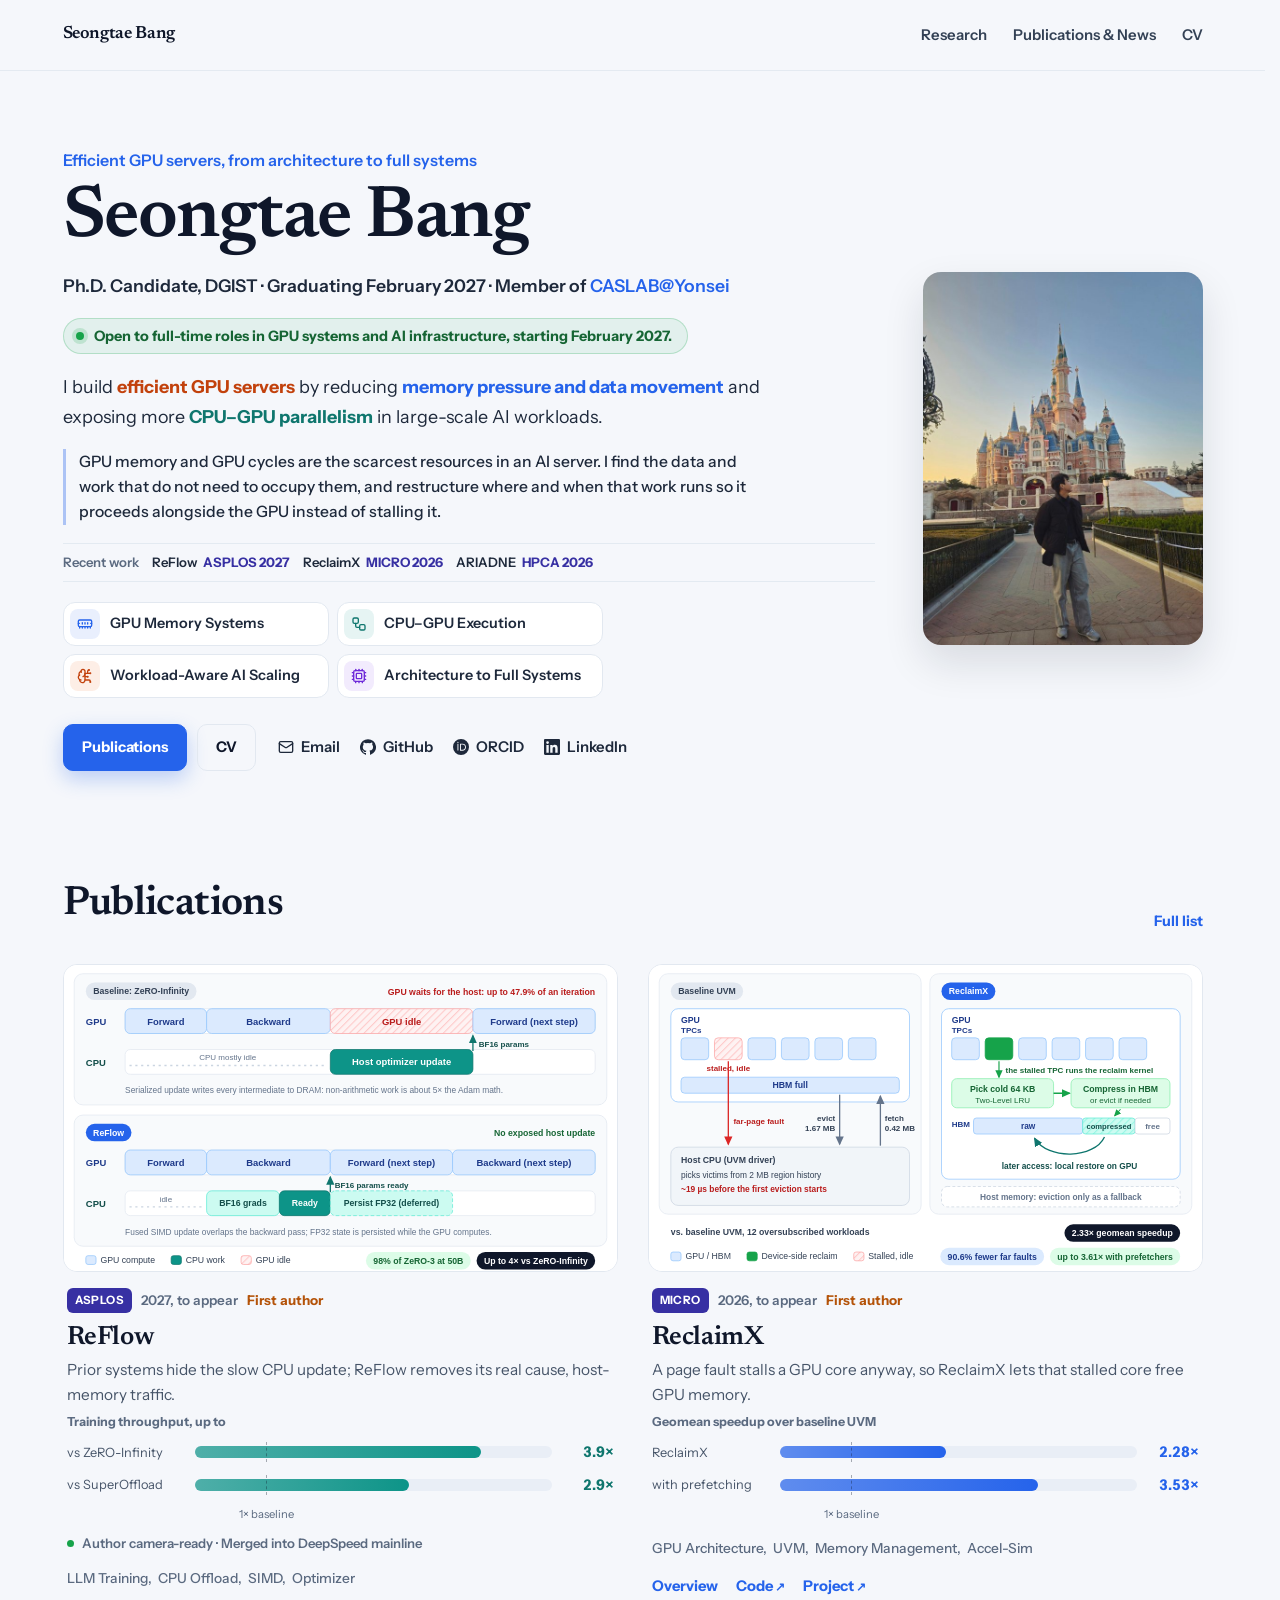
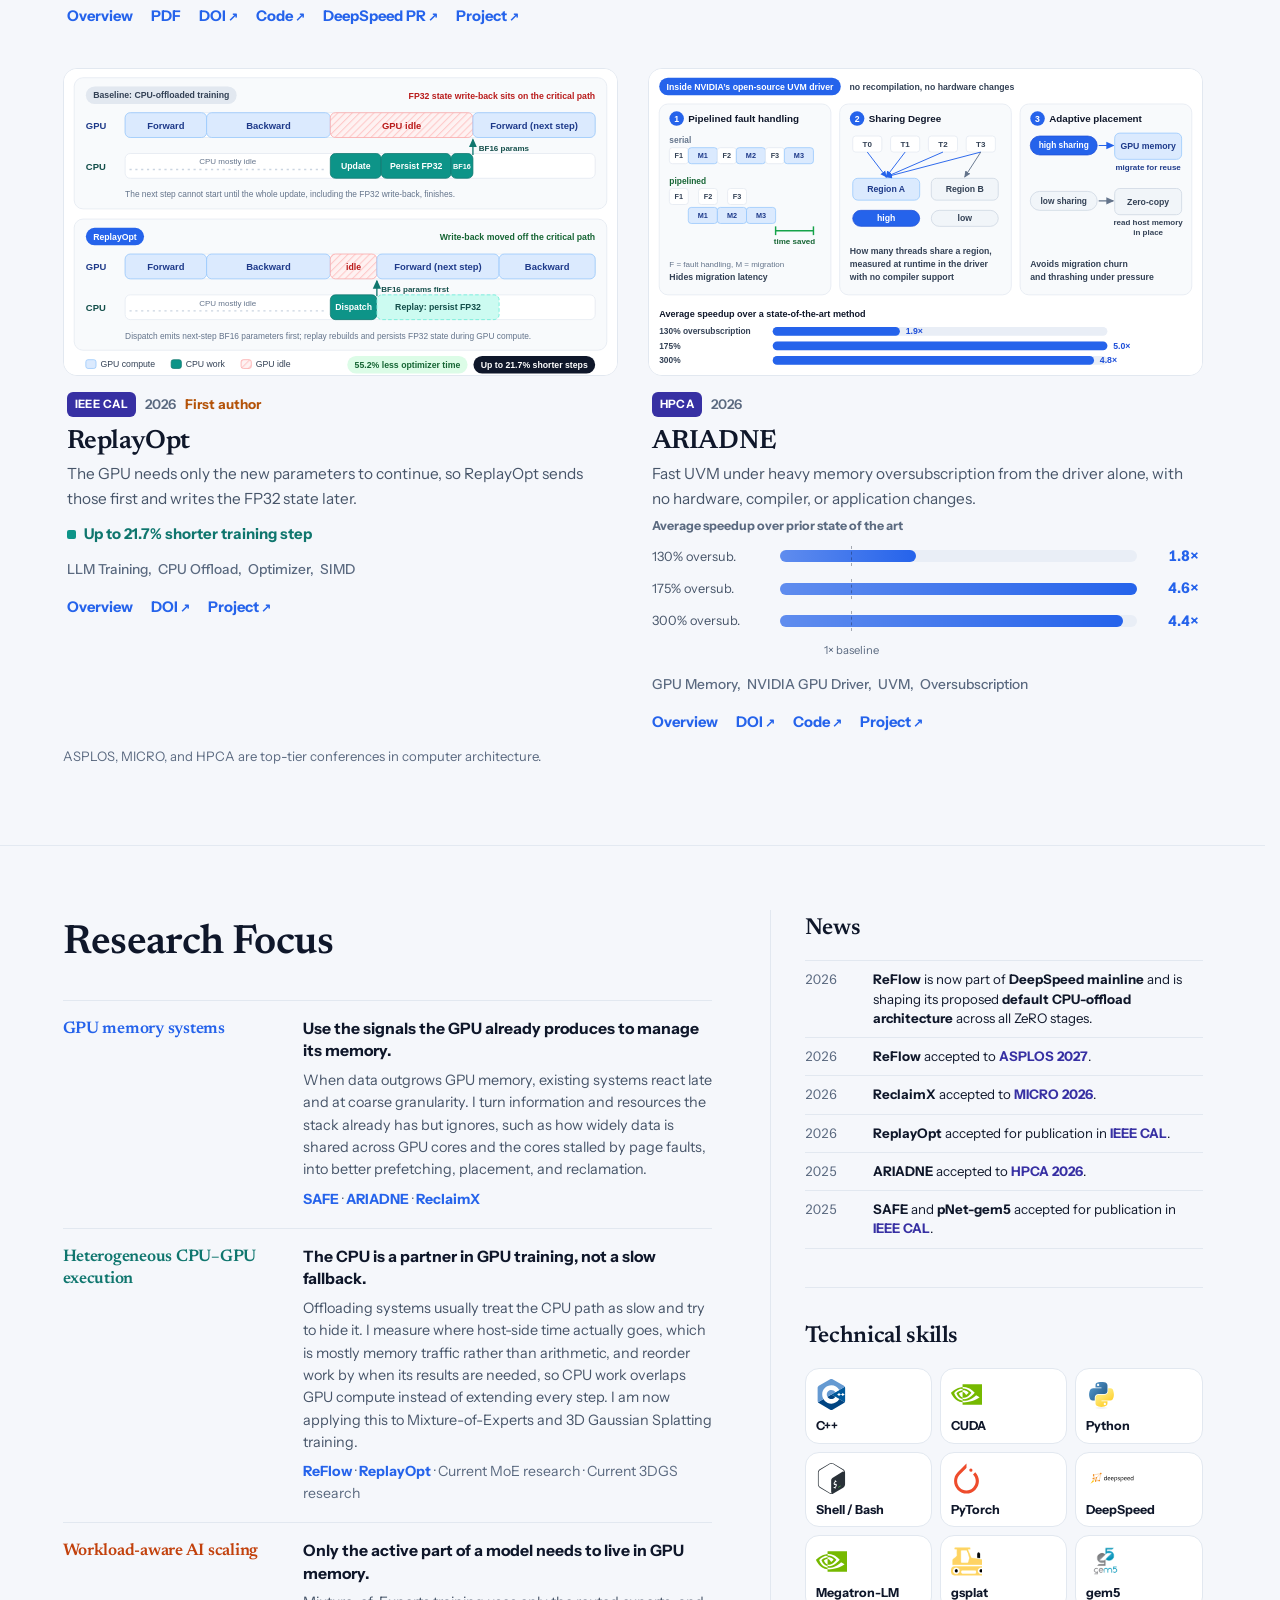
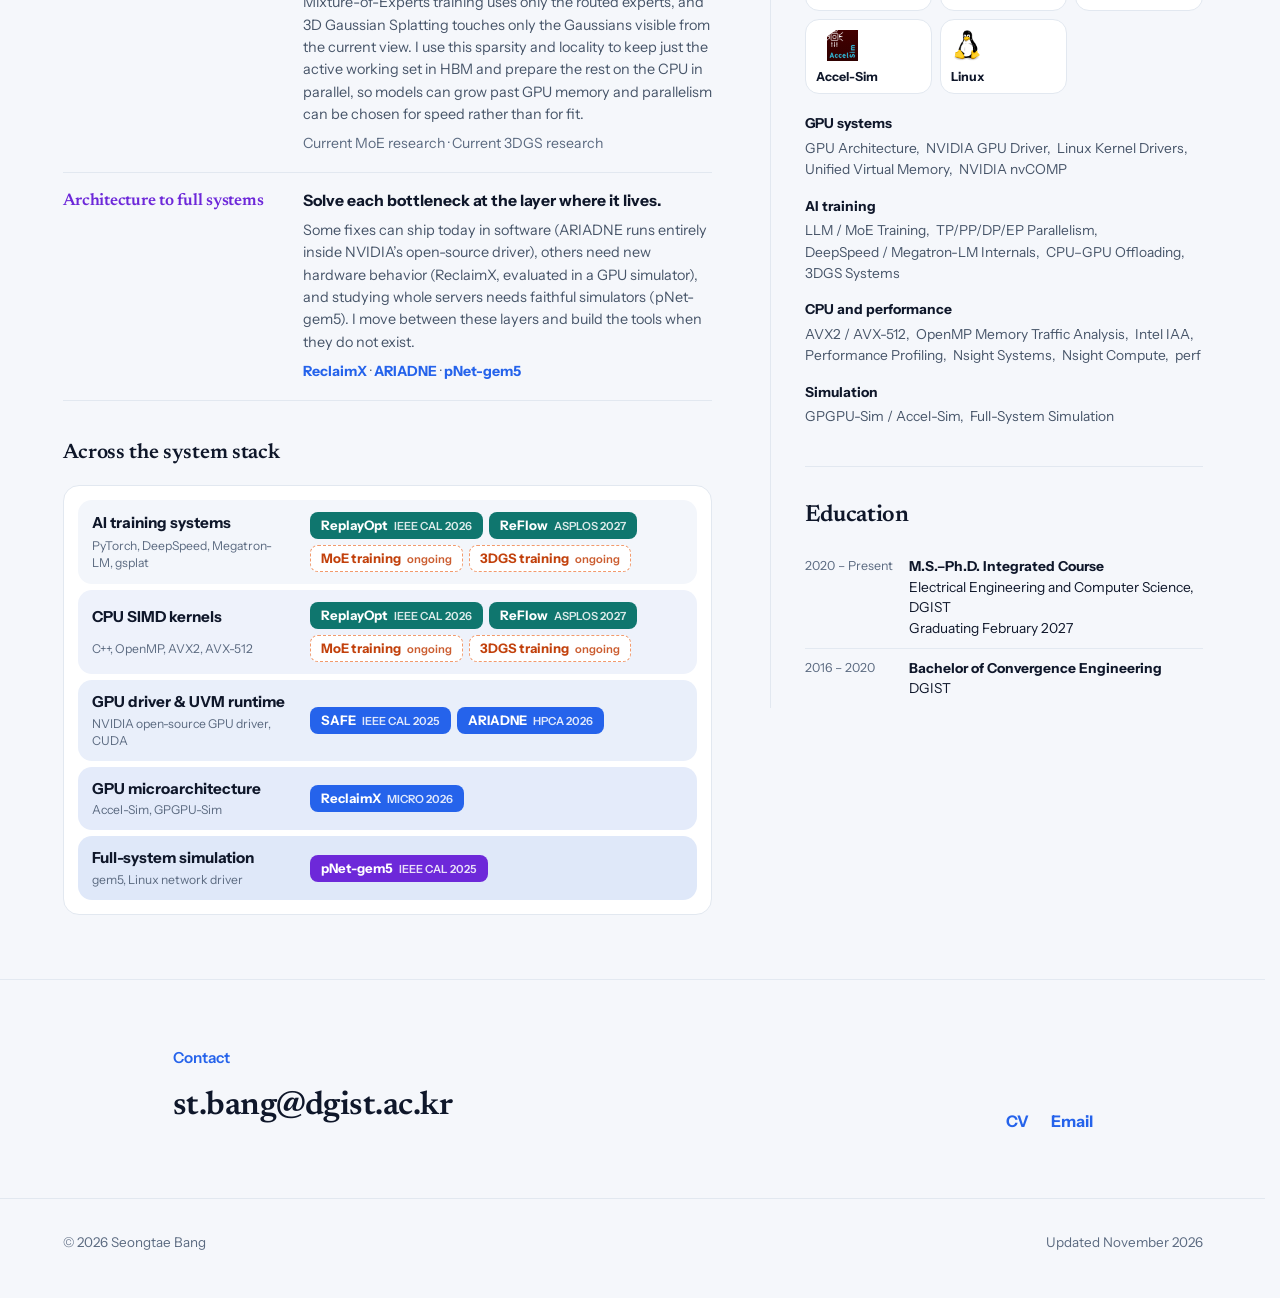
<file: index.html>
<!doctype html>
<html lang="en">
<head>
  <meta charset="utf-8">
  <meta name="viewport" content="width=device-width, initial-scale=1">
  <title>Seongtae Bang | GPU Systems &amp; AI Infrastructure</title>
  <meta name="description" content="Seongtae Bang is a Ph.D. candidate at DGIST (graduating February 2027) who builds efficient GPU servers for large AI workloads: GPU memory oversubscription (UVM), CPU-offloaded LLM training, and GPU architecture.">
  <link rel="canonical" href="https://st-bang97.github.io/">
  <meta property="og:type" content="profile">
  <meta property="og:site_name" content="Seongtae Bang">
  <meta property="og:title" content="Seongtae Bang | GPU Systems &amp; AI Infrastructure">
  <meta property="og:description" content="Ph.D. candidate at DGIST building efficient GPU servers (ASPLOS 2027, MICRO 2026, HPCA 2026). Open to full-time roles in GPU systems and AI infrastructure, starting February 2027.">
  <meta property="og:url" content="https://st-bang97.github.io/">
  <meta property="og:image" content="https://st-bang97.github.io/assets/images/og-card.png">
  <meta property="og:image:width" content="1200">
  <meta property="og:image:height" content="630">
  <meta property="og:image:alt" content="Seongtae Bang, Ph.D. candidate at DGIST, with recent papers at ASPLOS 2027, MICRO 2026, and HPCA 2026.">
  <meta name="twitter:card" content="summary_large_image">
  <link rel="icon" href="assets/images/favicon.svg" type="image/svg+xml">
  <link rel="preload" href="assets/fonts/instrument-sans-latin-400-normal.woff2" as="font" type="font/woff2" crossorigin>
  <link rel="preload" href="assets/fonts/newsreader-latin-600-normal.woff2" as="font" type="font/woff2" crossorigin>
  <link rel="stylesheet" href="assets/css/site.css">
  <script type="application/ld+json">
  {
    "@context": "https://schema.org",
    "@type": "Person",
    "name": "Seongtae Bang",
    "url": "https://st-bang97.github.io/",
    "image": "https://st-bang97.github.io/assets/images/profile.jpg",
    "email": "mailto:st.bang@dgist.ac.kr",
    "jobTitle": "Ph.D. Candidate",
    "affiliation": { "@type": "CollegeOrUniversity", "name": "DGIST" },
    "knowsAbout": ["GPU memory systems", "Unified Virtual Memory", "CPU-offloaded LLM training", "DeepSpeed", "Megatron-LM", "Mixture-of-Experts training", "GPU architecture", "Nsight Systems", "Nsight Compute", "Full-system simulation"],
    "sameAs": ["https://github.com/st-bang97", "https://www.linkedin.com/in/stbang/", "https://orcid.org/0000-0002-2928-1403"]
  }
  </script>
</head>
<body>
<a class="skip" href="#main">Skip to content</a>

<header class="site-header">
  <div class="container header-inner">
    <a class="brand" href="index.html">Seongtae Bang</a>
    <nav class="site-nav" aria-label="Primary">
      <a href="#research">Research</a>
      <a href="publications.html">Publications &amp; News</a>
      <a href="assets/cv/seongtae-bang-cv.pdf">CV</a>
    </nav>
  </div>
</header>

<main id="main">
  <section class="hero" aria-labelledby="name">
    <div class="container hero-grid">
      <div>
        <p class="eyebrow">Efficient GPU servers, from architecture to full systems</p>
        <h1 id="name">Seongtae Bang</h1>
        <p class="hero-role">Ph.D. Candidate, DGIST · Graduating February 2027 · Member of <a href="https://caslab-yonsei.github.io/" target="_blank" rel="noopener">CASLAB@Yonsei</a></p>
        <p class="availability"><span class="availability-dot" aria-hidden="true"></span>Open to full-time roles in GPU systems and AI infrastructure, starting February 2027.</p>
        <p class="lead">I build <span class="accent-training">efficient GPU servers</span> by reducing <span class="accent-memory">memory pressure and data movement</span> and exposing more <span class="accent-execution">CPU–GPU parallelism</span> in large-scale AI workloads.</p>
        <p class="intro-note">GPU memory and GPU cycles are the scarcest resources in an AI server. I find the data and work that do not need to occupy them, and restructure where and when that work runs so it proceeds alongside the GPU instead of stalling it.</p>
        <div class="hero-highlights" aria-label="Recent selected publications">
          <span class="hero-highlights-label">Recent work</span>
          <a href="publications.html#reflow">ReFlow <span class="venue-inline">ASPLOS 2027</span></a>
          <a href="publications.html#reclaimx">ReclaimX <span class="venue-inline">MICRO 2026</span></a>
          <a href="publications.html#ariadne">ARIADNE <span class="venue-inline">HPCA 2026</span></a>
        </div>
        <ul class="signals" aria-label="Research areas">
          <li><a class="signal t-memory" href="#focus-memory"><span class="signal-icon" aria-hidden="true"><svg viewBox="0 0 24 24" fill="none" stroke="currentColor" stroke-width="2" stroke-linecap="round" stroke-linejoin="round"><path d="M12 12v-2"/><path d="M12 18v-2"/><path d="M16 12v-2"/><path d="M16 18v-2"/><path d="M2 11h1.5"/><path d="M20 18v-2"/><path d="M20.5 11H22"/><path d="M4 18v-2"/><path d="M8 12v-2"/><path d="M8 18v-2"/><rect x="2" y="6" width="20" height="10" rx="2"/></svg></span>GPU Memory Systems</a></li>
          <li><a class="signal t-execution" href="#focus-execution"><span class="signal-icon" aria-hidden="true"><svg viewBox="0 0 24 24" fill="none" stroke="currentColor" stroke-width="2" stroke-linecap="round" stroke-linejoin="round"><rect width="8" height="8" x="3" y="3" rx="2"/><path d="M7 11v4a2 2 0 0 0 2 2h4"/><rect width="8" height="8" x="13" y="13" rx="2"/></svg></span>CPU–GPU Execution</a></li>
          <li><a class="signal t-training" href="#focus-training"><span class="signal-icon" aria-hidden="true"><svg viewBox="0 0 24 24" fill="none" stroke="currentColor" stroke-width="2" stroke-linecap="round" stroke-linejoin="round"><path d="M12 5a3 3 0 1 0-5.997.125 4 4 0 0 0-2.526 5.77 4 4 0 0 0 .556 6.588A4 4 0 1 0 12 18Z"/><path d="M9 13a4.5 4.5 0 0 0 3-4"/><path d="M6.003 5.125A3 3 0 0 0 6.401 6.5"/><path d="M3.477 10.896a4 4 0 0 1 .585-.396"/><path d="M6 18a4 4 0 0 1-1.967-.516"/><path d="M12 13h4"/><path d="M12 18h6a2 2 0 0 1 2 2v1"/><path d="M12 8h8"/><path d="M16 8V5a2 2 0 0 1 2-2"/><circle cx="16" cy="13" r=".5"/><circle cx="18" cy="3" r=".5"/><circle cx="20" cy="21" r=".5"/><circle cx="20" cy="8" r=".5"/></svg></span>Workload-Aware AI Scaling</a></li>
          <li><a class="signal t-arch" href="#focus-arch"><span class="signal-icon" aria-hidden="true"><svg viewBox="0 0 24 24" fill="none" stroke="currentColor" stroke-width="2" stroke-linecap="round" stroke-linejoin="round"><path d="M12 20v2"/><path d="M12 2v2"/><path d="M17 20v2"/><path d="M17 2v2"/><path d="M2 12h2"/><path d="M2 17h2"/><path d="M2 7h2"/><path d="M20 12h2"/><path d="M20 17h2"/><path d="M20 7h2"/><path d="M7 20v2"/><path d="M7 2v2"/><rect x="4" y="4" width="16" height="16" rx="2"/><rect x="8" y="8" width="8" height="8" rx="1"/></svg></span>Architecture to Full Systems</a></li>
        </ul>
        <div class="link-row">
          <a class="button primary" href="publications.html">Publications</a>
          <a class="button" href="assets/cv/seongtae-bang-cv.pdf">CV</a>
          <!-- <a class="button" href="https://scholar.google.com/citations?user=YOUR_ID" target="_blank" rel="noopener">Google Scholar</a> -->
          <span class="profile-links">
            <a href="mailto:st.bang@dgist.ac.kr"><svg viewBox="0 0 24 24" fill="none" stroke="currentColor" stroke-width="2" stroke-linecap="round" stroke-linejoin="round" aria-hidden="true"><rect x="2" y="4" width="20" height="16" rx="2"/><path d="m22 7-8.97 5.7a1.94 1.94 0 0 1-2.06 0L2 7"/></svg>Email</a>
            <a href="https://github.com/st-bang97" target="_blank" rel="noopener"><svg viewBox="0 0 24 24" fill="currentColor" aria-hidden="true"><path d="M12 .3a12 12 0 0 0-3.8 23.4c.6.1.8-.3.8-.6v-2.2c-3.3.7-4-1.4-4-1.4-.6-1.4-1.4-1.8-1.4-1.8-1-.7.1-.7.1-.7 1.2.1 1.8 1.2 1.8 1.2 1 1.8 2.8 1.3 3.5 1 0-.8.4-1.3.7-1.6-2.7-.3-5.5-1.3-5.5-6 0-1.2.5-2.3 1.3-3.1-.2-.4-.6-1.6 0-3.2 0 0 1-.3 3.4 1.2a11.5 11.5 0 0 1 6 0c2.3-1.5 3.3-1.2 3.3-1.2.6 1.6.2 2.8.1 3.2.8.8 1.3 1.9 1.3 3.1 0 4.6-2.8 5.6-5.5 5.9.5.4.9 1.1.9 2.3v3.3c0 .3.1.7.8.6A12 12 0 0 0 12 .3"/></svg>GitHub</a>
            <a href="https://orcid.org/0000-0002-2928-1403" target="_blank" rel="noopener"><svg viewBox="0 0 24 24" fill="currentColor" aria-hidden="true"><path d="M12 0a12 12 0 1 0 0 24 12 12 0 0 0 0-24zM8.1 17.4H6.7V7.1h1.4v10.3zM7.4 6a.95.95 0 1 1 0-1.9.95.95 0 0 1 0 1.9zm3.1 1.1h3.8c3.6 0 5.2 2.6 5.2 5.2 0 2.8-2.2 5.2-5.2 5.2h-3.8V7.1zm1.4 1.3v7.7h2.3c3.2 0 3.9-2.4 3.9-3.8 0-2.3-1.5-3.9-3.9-3.9h-2.3z"/></svg>ORCID</a>
            <a href="https://www.linkedin.com/in/stbang/" target="_blank" rel="noopener"><svg viewBox="0 0 24 24" fill="currentColor" aria-hidden="true"><path d="M20.45 20.45h-3.56v-5.57c0-1.33-.02-3.04-1.85-3.04-1.86 0-2.14 1.45-2.14 2.95v5.66H9.35V9h3.41v1.56h.05c.48-.9 1.64-1.85 3.37-1.85 3.6 0 4.27 2.37 4.27 5.46v6.28zM5.34 7.43a2.06 2.06 0 1 1 0-4.13 2.06 2.06 0 0 1 0 4.13zM7.12 20.45H3.56V9h3.56v11.45zM22.22 0H1.77C.79 0 0 .77 0 1.73v20.54C0 23.23.79 24 1.77 24h20.45c.98 0 1.78-.77 1.78-1.73V1.73C24 .77 23.2 0 22.22 0z"/></svg>LinkedIn</a>
          </span>
        </div>
      </div>
      <figure class="hero-photo">
        <img src="assets/images/profile.jpg" alt="Seongtae Bang" width="600" height="800">
      </figure>
    </div>
  </section>

  <section class="section" id="publications" aria-labelledby="publications-title">
    <div class="container">
      <div class="section-head">
        <h2 id="publications-title">Publications</h2>
        <a href="publications.html">Full list</a>
      </div>
      <div class="cards" data-region="featured-publications" data-sig="18wfcf5">
<!-- region:featured-publications -->

<article class="card t-execution" id="card-reflow"><button class="card-figure" type="button" aria-haspopup="dialog" aria-label="ReFlow overview" data-overview="reflow"><img src="assets/images/papers/reflow-mechanism.svg" alt="Timeline comparison of ZeRO-Infinity and ReFlow. In ZeRO-Infinity the GPU idles while the CPU runs a serialized optimizer update; in ReFlow the update overlaps the backward pass and FP32 state is persisted during the next forward pass." width="760" height="420" loading="lazy"></button><div class="card-body"><div class="badges"><span class="venue-badge">ASPLOS</span><span class="badge-year">2027, to appear</span><span class="role-badge">First author</span></div><h3 class="card-title">ReFlow</h3><p class="card-teaser">Prior systems hide the slow CPU update; ReFlow removes its real cause, host-memory traffic.</p><figure class="chart" style="--one:20.0%"><figcaption>Training throughput, up to</figcaption><div class="bar-row"><span class="bar-label">vs ZeRO-Infinity</span><span class="bar-track"><span class="bar-fill" style="--w:80.0%"></span></span><span class="bar-value" data-value="4">4.0×</span></div><div class="bar-row"><span class="bar-label">vs SuperOffload</span><span class="bar-track"><span class="bar-fill" style="--w:60.0%"></span></span><span class="bar-value" data-value="3">3.0×</span></div><div class="bar-row bar-axis" aria-hidden="true"><span></span><span class="bar-track"><span class="bar-one">1× baseline</span></span><span></span></div></figure><p class="paper-note">Author camera-ready · Merged into DeepSpeed mainline</p><ul class="tags"><li>LLM Training</li><li>CPU Offload</li><li>SIMD</li><li>Optimizer</li></ul><div class="actions"><button class="toggle" type="button" aria-haspopup="dialog" data-overview="reflow">Overview</button><a href="assets/papers/reflow-asplos2027-camera-ready.pdf">PDF</a><a href="https://doi.org/10.1145/3845814.3850051" target="_blank" rel="noopener">DOI</a><a href="https://github.com/aeasplos/DeepSpeedExample_reflow/tree/main/training/DeepSpeed-Reflow" target="_blank" rel="noopener">Code</a><a href="https://github.com/deepspeedai/DeepSpeed/pull/8719" target="_blank" rel="noopener">DeepSpeed PR</a><a href="https://caslab-yonsei.github.io/publications/asplos27-sbang/" target="_blank" rel="noopener">Project</a></div></div></article>
<article class="card t-memory" id="card-reclaimx"><button class="card-figure" type="button" aria-haspopup="dialog" aria-label="ReclaimX overview" data-overview="reclaimx"><img src="assets/images/papers/reclaimx-mechanism.svg" alt="Side-by-side comparison. In baseline UVM a far-page fault stalls a TPC while the host driver picks victims at 2 MB granularity; in ReclaimX the stalled TPC compresses a cold 64 KB block inside HBM or evicts it, and later accesses are restored locally on the GPU." width="760" height="420" loading="lazy"></button><div class="card-body"><div class="badges"><span class="venue-badge">MICRO</span><span class="badge-year">2026, to appear</span><span class="role-badge">First author</span></div><h3 class="card-title">ReclaimX</h3><p class="card-teaser">A page fault stalls a GPU core anyway, so ReclaimX lets that stalled core free GPU memory.</p><figure class="chart" style="--one:20.0%"><figcaption>Geomean speedup over baseline UVM</figcaption><div class="bar-row"><span class="bar-label">ReclaimX</span><span class="bar-track"><span class="bar-fill" style="--w:46.6%"></span></span><span class="bar-value" data-value="2.33">2.33×</span></div><div class="bar-row"><span class="bar-label">with prefetching</span><span class="bar-track"><span class="bar-fill" style="--w:72.2%"></span></span><span class="bar-value" data-value="3.61">3.61×</span></div><div class="bar-row bar-axis" aria-hidden="true"><span></span><span class="bar-track"><span class="bar-one">1× baseline</span></span><span></span></div></figure><ul class="tags"><li>GPU Architecture</li><li>UVM</li><li>Memory Management</li><li>Accel-Sim</li></ul><div class="actions"><button class="toggle" type="button" aria-haspopup="dialog" data-overview="reclaimx">Overview</button><a href="https://github.com/st-bang97/ReclaimX_MICRO2026" target="_blank" rel="noopener">Code</a><a href="https://caslab-yonsei.github.io/publications/micro26-sbang/" target="_blank" rel="noopener">Project</a></div></div></article>
<article class="card t-execution" id="card-replayopt"><button class="card-figure" type="button" aria-haspopup="dialog" aria-label="ReplayOpt overview" data-overview="replayopt"><img src="assets/images/papers/replayopt-mechanism.svg" alt="Timeline comparison of conventional CPU-offloaded training and ReplayOpt. Conventionally the GPU idles until the CPU finishes the update and FP32 write-back; ReplayOpt dispatches BF16 parameters first and replays the FP32 write-back during the next GPU compute interval." width="760" height="420" loading="lazy"></button><div class="card-body"><div class="badges"><span class="venue-badge">IEEE CAL</span><span class="badge-year">2026</span><span class="role-badge">First author</span></div><h3 class="card-title">ReplayOpt</h3><p class="card-teaser">The GPU needs only the new parameters to continue, so ReplayOpt sends those first and writes the FP32 state later.</p><p class="key-result">Up to 21.7% shorter training step</p><ul class="tags"><li>LLM Training</li><li>CPU Offload</li><li>Optimizer</li><li>SIMD</li></ul><div class="actions"><button class="toggle" type="button" aria-haspopup="dialog" data-overview="replayopt">Overview</button><a href="https://doi.org/10.1109/LCA.2026.3676470" target="_blank" rel="noopener">DOI</a><a href="https://caslab-yonsei.github.io/publications/cal26-sbang/" target="_blank" rel="noopener">Project</a></div></div></article>
<article class="card t-memory" id="card-ariadne"><button class="card-figure" type="button" aria-haspopup="dialog" aria-label="ARIADNE overview" data-overview="ariadne"><img src="assets/images/papers/ariadne-mechanism.svg" alt="Three mechanisms inside NVIDIA’s open-source UVM driver: pipelined fault handling, a runtime Sharing Degree metric, and adaptive placement between GPU memory and zero-copy, with average speedups of 1.9x, 5.0x, and 4.8x at 130%, 175%, and 300% oversubscription." width="760" height="420" loading="lazy"></button><div class="card-body"><div class="badges"><span class="venue-badge">HPCA</span><span class="badge-year">2026</span></div><h3 class="card-title">ARIADNE</h3><p class="card-teaser">Fast UVM under heavy memory oversubscription from the driver alone, with no hardware, compiler, or application changes.</p><figure class="chart" style="--one:20.0%"><figcaption>Average speedup over prior state of the art</figcaption><div class="bar-row"><span class="bar-label">130% oversub.</span><span class="bar-track"><span class="bar-fill" style="--w:38.0%"></span></span><span class="bar-value" data-value="1.9">1.9×</span></div><div class="bar-row"><span class="bar-label">175% oversub.</span><span class="bar-track"><span class="bar-fill" style="--w:100.0%"></span></span><span class="bar-value" data-value="5">5.0×</span></div><div class="bar-row"><span class="bar-label">300% oversub.</span><span class="bar-track"><span class="bar-fill" style="--w:96.0%"></span></span><span class="bar-value" data-value="4.8">4.8×</span></div><div class="bar-row bar-axis" aria-hidden="true"><span></span><span class="bar-track"><span class="bar-one">1× baseline</span></span><span></span></div></figure><ul class="tags"><li>GPU Memory</li><li>NVIDIA GPU Driver</li><li>UVM</li><li>Oversubscription</li></ul><div class="actions"><button class="toggle" type="button" aria-haspopup="dialog" data-overview="ariadne">Overview</button><a href="https://doi.org/10.1109/HPCA68181.2026.11408564" target="_blank" rel="noopener">DOI</a><a href="https://github.com/st-bang97/ARIADNE_HPCA26" target="_blank" rel="noopener">Code</a><a href="https://caslab-yonsei.github.io/publications/hpca26-hshin/" target="_blank" rel="noopener">Project</a></div></div></article>
<!-- /region:featured-publications -->
      </div>
      <p class="results-note">ASPLOS, MICRO, and HPCA are top-tier conferences in computer architecture.</p>
    </div>
  </section>

  <section class="section" id="research" aria-labelledby="research-title">
    <div class="container home-grid">
      <div class="main-col">
        <h2 class="section-title" id="research-title">Research Focus</h2>
        <div class="topic-list">
          <article class="topic-item t-memory" id="focus-memory">
            <h3>GPU memory systems</h3>
            <div>
              <p class="topic-concept">Use the signals the GPU already produces to manage its memory.</p>
              <p class="topic-direction">When data outgrows GPU memory, existing systems react late and at coarse granularity. I turn information and resources the stack already has but ignores, such as how widely data is shared across GPU cores and the cores stalled by page faults, into better prefetching, placement, and reclamation.</p>
              <p class="related-work"><a href="publications.html#safe">SAFE</a> · <a href="publications.html#ariadne">ARIADNE</a> · <a href="publications.html#reclaimx">ReclaimX</a></p>
            </div>
          </article>
          <article class="topic-item t-execution" id="focus-execution">
            <h3>Heterogeneous CPU–GPU execution</h3>
            <div>
              <p class="topic-concept">The CPU is a partner in GPU training, not a slow fallback.</p>
              <p class="topic-direction">Offloading systems usually treat the CPU path as slow and try to hide it. I measure where host-side time actually goes, which is mostly memory traffic rather than arithmetic, and reorder work by when its results are needed, so CPU work overlaps GPU compute instead of extending every step. I am now applying this to Mixture-of-Experts and 3D Gaussian Splatting training.</p>
              <p class="related-work"><a href="publications.html#reflow">ReFlow</a> · <a href="publications.html#replayopt">ReplayOpt</a> · Current MoE research · Current 3DGS research</p>
            </div>
          </article>
          <article class="topic-item t-training" id="focus-training">
            <h3>Workload-aware AI scaling</h3>
            <div>
              <p class="topic-concept">Only the active part of a model needs to live in GPU memory.</p>
              <p class="topic-direction">Mixture-of-Experts training uses only the routed experts, and 3D Gaussian Splatting touches only the Gaussians visible from the current view. I use this sparsity and locality to keep just the active working set in HBM and prepare the rest on the CPU in parallel, so models can grow past GPU memory and parallelism can be chosen for speed rather than for fit.</p>
              <p class="related-work">Current MoE research · Current 3DGS research</p>
            </div>
          </article>
          <article class="topic-item t-arch" id="focus-arch">
            <h3>Architecture to full systems</h3>
            <div>
              <p class="topic-concept">Solve each bottleneck at the layer where it lives.</p>
              <p class="topic-direction">Some fixes can ship today in software (ARIADNE runs entirely inside NVIDIA’s open-source driver), others need new hardware behavior (ReclaimX, evaluated in a GPU simulator), and studying whole servers needs faithful simulators (pNet-gem5). I move between these layers and build the tools when they do not exist.</p>
              <p class="related-work"><a href="publications.html#reclaimx">ReclaimX</a> · <a href="publications.html#ariadne">ARIADNE</a> · <a href="publications.html#pnet-gem5">pNet-gem5</a></p>
            </div>
          </article>
        </div>

        <h3 class="stack-title">Across the system stack</h3>
        <div data-region="research-stack" data-sig="dh4pou">
<!-- region:research-stack -->
<div class="stack"><ol class="layers" aria-label="System stack, from training frameworks down to GPU microarchitecture and full-system simulation">
<li class="layer" style="--depth:0"><strong class="layer-name">AI training systems</strong><span class="layer-tools">PyTorch, DeepSpeed, Megatron-LM, gsplat</span><div class="layer-papers"><a class="pill t-execution" href="publications.html#replayopt">ReplayOpt<small>IEEE CAL 2026</small></a><a class="pill t-execution" href="publications.html#reflow">ReFlow<small>ASPLOS 2027</small></a><span class="pill pill-ongoing t-training">MoE training<small>ongoing</small></span><span class="pill pill-ongoing t-training">3DGS training<small>ongoing</small></span></div></li>
<li class="layer" style="--depth:1"><strong class="layer-name">CPU SIMD kernels</strong><span class="layer-tools">C++, OpenMP, AVX2, AVX-512</span><div class="layer-papers"><a class="pill t-execution" href="publications.html#replayopt">ReplayOpt<small>IEEE CAL 2026</small></a><a class="pill t-execution" href="publications.html#reflow">ReFlow<small>ASPLOS 2027</small></a><span class="pill pill-ongoing t-training">MoE training<small>ongoing</small></span><span class="pill pill-ongoing t-training">3DGS training<small>ongoing</small></span></div></li>
<li class="layer" style="--depth:2"><strong class="layer-name">GPU driver &amp; UVM runtime</strong><span class="layer-tools">NVIDIA open-source GPU driver, CUDA</span><div class="layer-papers"><a class="pill t-memory" href="publications.html#safe">SAFE<small>IEEE CAL 2025</small></a><a class="pill t-memory" href="publications.html#ariadne">ARIADNE<small>HPCA 2026</small></a></div></li>
<li class="layer" style="--depth:3"><strong class="layer-name">GPU microarchitecture</strong><span class="layer-tools">Accel-Sim, GPGPU-Sim</span><div class="layer-papers"><a class="pill t-memory" href="publications.html#reclaimx">ReclaimX<small>MICRO 2026</small></a></div></li>
<li class="layer" style="--depth:4"><strong class="layer-name">Full-system simulation</strong><span class="layer-tools">gem5, Linux network driver</span><div class="layer-papers"><a class="pill t-arch" href="publications.html#pnet-gem5">pNet-gem5<small>IEEE CAL 2025</small></a></div></li>
</ol></div>
<!-- /region:research-stack -->
        </div>
      </div>

      <aside class="side" aria-label="News, skills, and education">
        <section class="side-section" id="news" aria-labelledby="news-title">
          <h2 class="side-title" id="news-title">News</h2>
          <div class="news-stream">
            <div class="news-row"><span class="news-year">2026</span><p><a href="publications.html#reflow"><strong>ReFlow</strong></a> is now part of <a href="https://github.com/deepspeedai/DeepSpeed/pull/8719"><strong>DeepSpeed mainline</strong></a> and is shaping its proposed <a href="https://github.com/deepspeedai/DeepSpeed/issues/9154"><strong>default CPU-offload architecture</strong></a> across all ZeRO stages.</p></div>
            <div class="news-row"><span class="news-year">2026</span><p><a href="publications.html#reflow"><strong>ReFlow</strong></a> accepted to <strong class="venue-inline">ASPLOS 2027</strong>.</p></div>
            <div class="news-row"><span class="news-year">2026</span><p><a href="publications.html#reclaimx"><strong>ReclaimX</strong></a> accepted to <strong class="venue-inline">MICRO 2026</strong>.</p></div>
            <div class="news-row"><span class="news-year">2026</span><p><a href="publications.html#replayopt"><strong>ReplayOpt</strong></a> accepted for publication in <strong class="venue-inline">IEEE CAL</strong>.</p></div>
            <div class="news-row"><span class="news-year">2025</span><p><a href="publications.html#ariadne"><strong>ARIADNE</strong></a> accepted to <strong class="venue-inline">HPCA 2026</strong>.</p></div>
            <div class="news-row"><span class="news-year">2025</span><p><a href="publications.html#safe"><strong>SAFE</strong></a> and <a href="publications.html#pnet-gem5"><strong>pNet-gem5</strong></a> accepted for publication in <strong class="venue-inline">IEEE CAL</strong>.</p></div>
          </div>
        </section>

        <section class="side-section" id="skills" aria-labelledby="skills-title">
          <h2 class="side-title" id="skills-title">Technical skills</h2>
          <div class="tech-grid" aria-label="Tools and frameworks">
                    <div class="tech"><span class="tech-logo"><img src="assets/images/logos/cplusplus.svg" alt="" loading="lazy"></span>C++</div>
                    <div class="tech"><span class="tech-logo"><img src="assets/images/logos/nvidia.svg" alt="" loading="lazy"></span>CUDA</div>
                    <div class="tech"><span class="tech-logo"><img src="assets/images/logos/python.svg" alt="" loading="lazy"></span>Python</div>
                    <div class="tech"><span class="tech-logo"><img src="assets/images/logos/bash.svg" alt="" loading="lazy"></span>Shell / Bash</div>
                    <div class="tech"><span class="tech-logo"><img src="assets/images/logos/pytorch.svg" alt="" loading="lazy"></span>PyTorch</div>
                    <div class="tech"><span class="tech-logo tech-logo-wide"><img src="assets/images/logos/deepspeed.svg" alt="" loading="lazy"></span>DeepSpeed</div>
                    <div class="tech"><span class="tech-logo"><img src="assets/images/logos/nvidia.svg" alt="" loading="lazy"></span>Megatron-LM</div>
                    <div class="tech"><span class="tech-logo"><img src="assets/images/logos/gsplat.png" alt="" loading="lazy"></span>gsplat</div>
                    <div class="tech"><span class="tech-logo tech-logo-gem5"><img src="assets/images/logos/gem5.png" alt="" loading="lazy"></span>gem5</div>
                    <div class="tech"><span class="tech-logo tech-logo-wide"><img src="assets/images/logos/accelsim.svg" alt="" loading="lazy"></span>Accel-Sim</div>
                    <div class="tech"><span class="tech-logo"><img src="assets/images/logos/linux.png" alt="" loading="lazy"></span>Linux</div>
                  </div>
                  <div class="skill-groups" aria-label="Systems expertise">
            <div class="skill-group"><h3>GPU systems</h3><div class="expertise"><span>GPU Architecture</span><span>NVIDIA GPU Driver</span><span>Linux Kernel Drivers</span><span>Unified Virtual Memory</span><span>NVIDIA nvCOMP</span></div></div>
            <div class="skill-group"><h3>AI training</h3><div class="expertise"><span>LLM / MoE Training</span><span>TP/PP/DP/EP Parallelism</span><span>DeepSpeed / Megatron-LM Internals</span><span>CPU–GPU Offloading</span><span>3DGS Systems</span></div></div>
            <div class="skill-group"><h3>CPU and performance</h3><div class="expertise"><span>AVX2 / AVX-512</span><span>OpenMP Memory Traffic Analysis</span><span>Intel IAA</span><span>Performance Profiling</span><span>Nsight Systems</span><span>Nsight Compute</span><span>perf</span></div></div>
            <div class="skill-group"><h3>Simulation</h3><div class="expertise"><span>GPGPU-Sim / Accel-Sim</span><span>Full-System Simulation</span></div></div>
          </div>
        </section>

        <section class="side-section" id="education" aria-labelledby="education-title">
          <h2 class="side-title" id="education-title">Education</h2>
          <div class="compact-education">
            <div><span>2020 – Present</span><p><strong>M.S.–Ph.D. Integrated Course</strong><br>Electrical Engineering and Computer Science, DGIST<br>Graduating February 2027</p></div>
            <div><span>2016 – 2020</span><p><strong>Bachelor of Convergence Engineering</strong><br>DGIST</p></div>
          </div>
        </section>
      </aside>
    </div>
  </section>

  <section class="section contact-section" aria-label="Contact">
    <div class="container compact-width contact-line">
      <div><span class="section-kicker">Contact</span><h2>st.bang@dgist.ac.kr</h2></div>
      <div class="contact-links">
        <a href="assets/cv/seongtae-bang-cv.pdf">CV</a>
        <a href="mailto:st.bang@dgist.ac.kr">Email</a>
      </div>
    </div>
  </section>
</main>

<footer class="site-footer">
  <div class="container footer-inner">
    <span>© <!-- region:year -->2026<!-- /region:year --> Seongtae Bang</span>
    <span class="updated">Updated <!-- region:updated --><time datetime="2026-11">November 2026</time><!-- /region:updated --></span>
  </div>
</footer>

<script src="assets/js/publications.js"></script>
<script src="assets/js/research.js"></script>
<script src="assets/js/render.js"></script>
<script src="assets/js/site.js"></script>
</body>
</html>
</file>
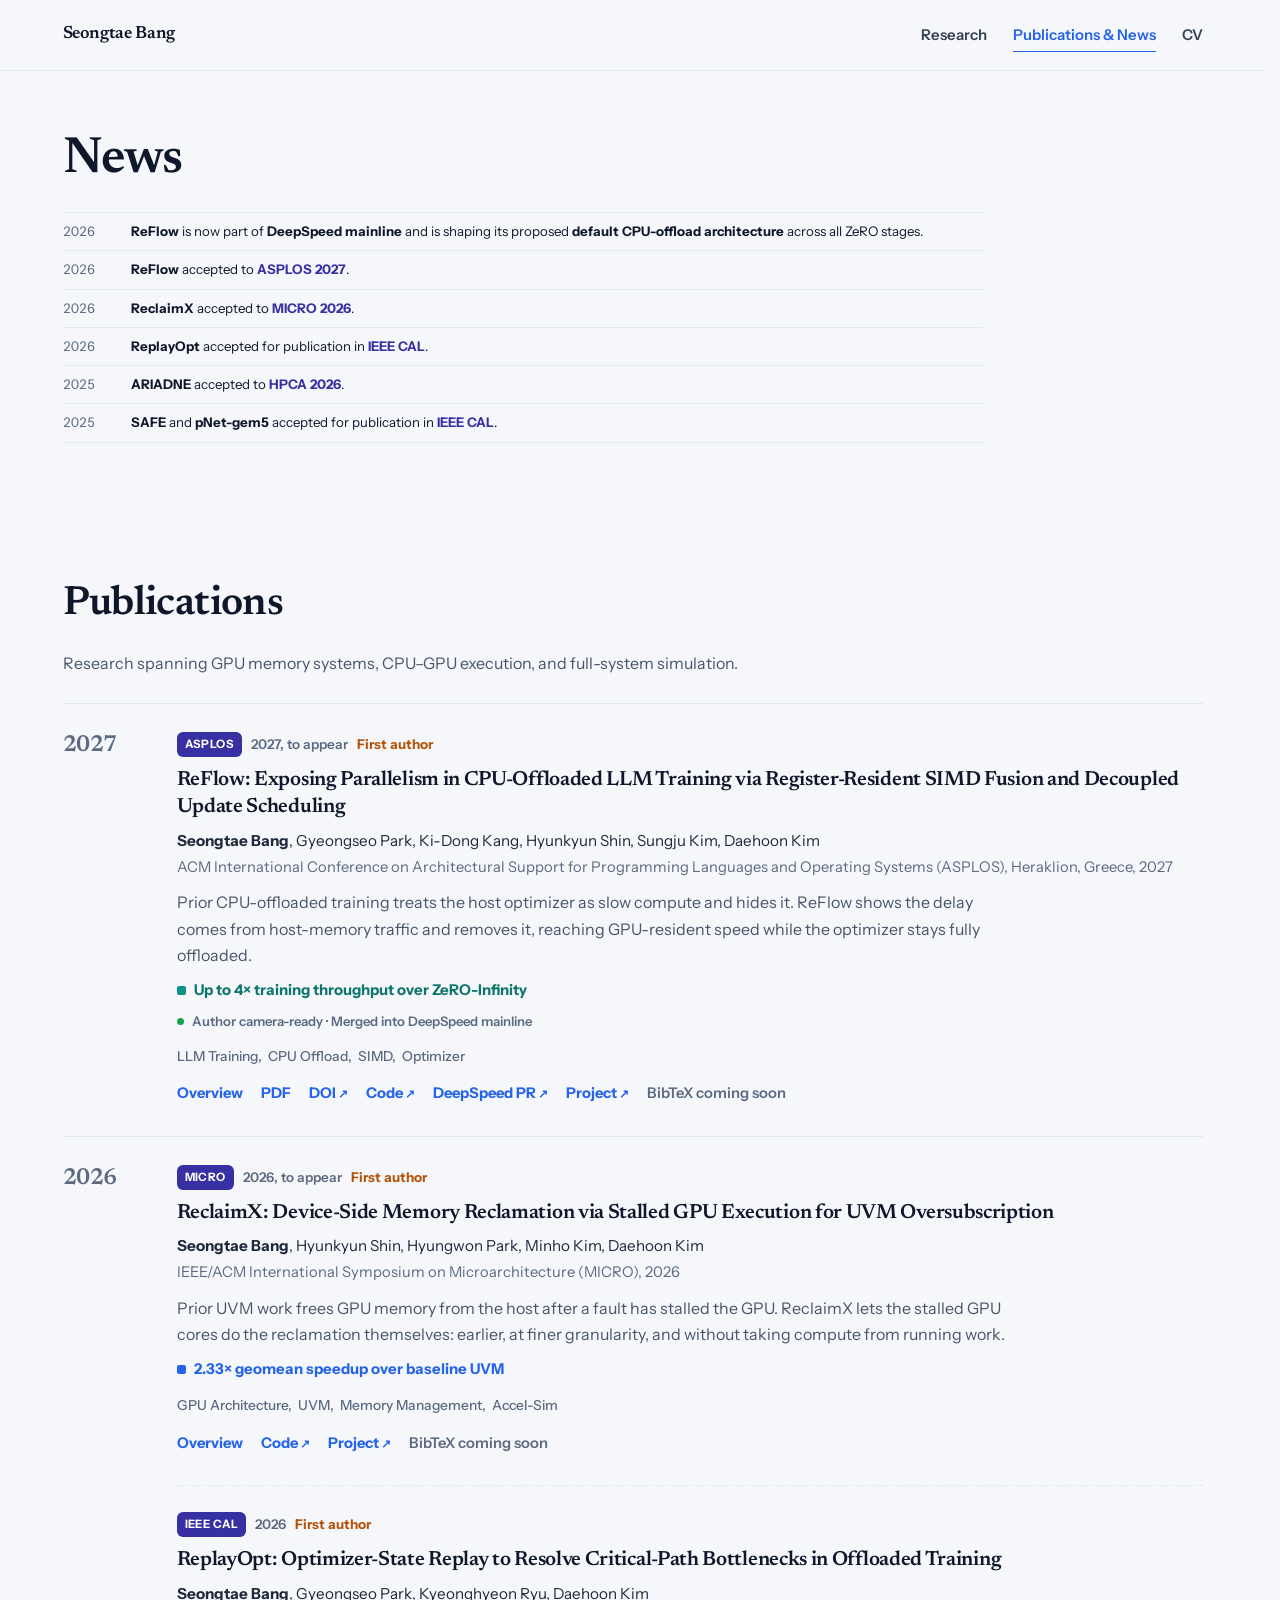
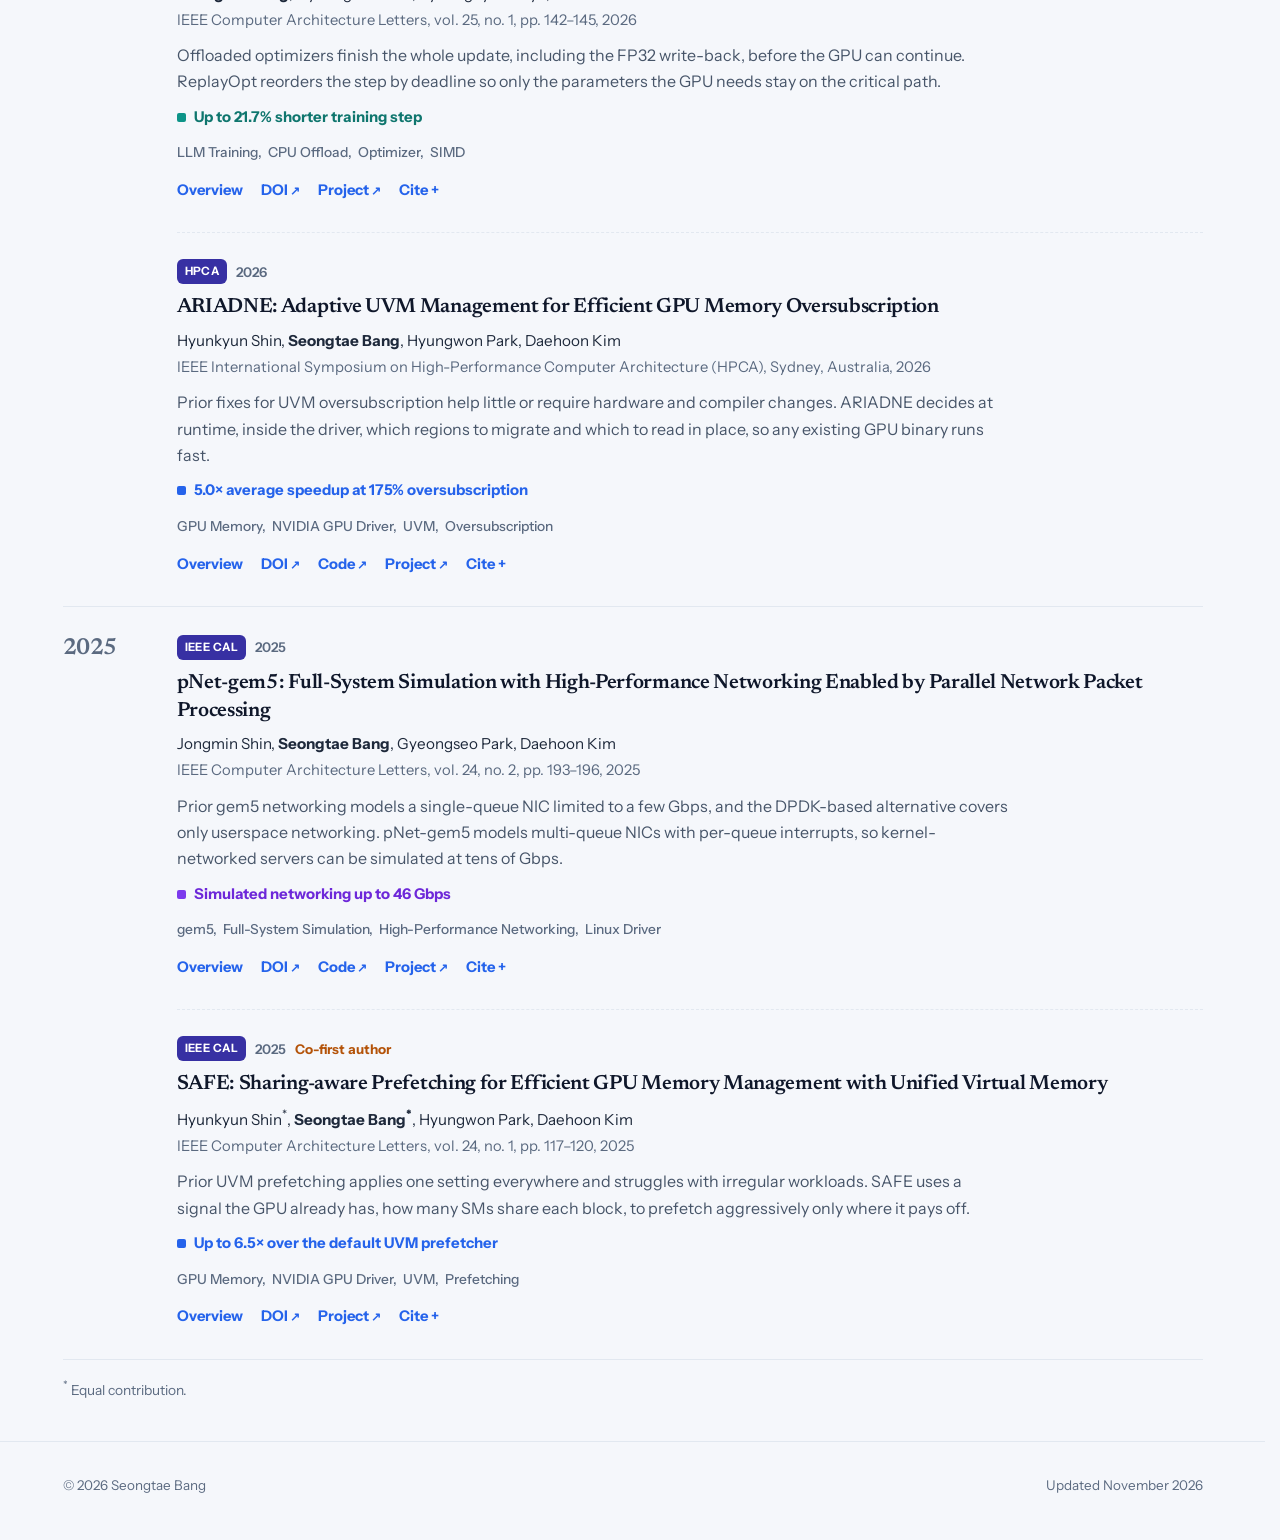
<file: publications.html>
<!doctype html>
<html lang="en">
<head>
  <meta charset="utf-8">
  <meta name="viewport" content="width=device-width, initial-scale=1">
  <title>Publications | Seongtae Bang</title>
  <meta name="description" content="Publications by Seongtae Bang on GPU memory systems, CPU-offloaded LLM training, GPU architecture, and full-system simulation.">
  <link rel="canonical" href="https://st-bang97.github.io/publications.html">
  <meta property="og:type" content="website">
  <meta property="og:site_name" content="Seongtae Bang">
  <meta property="og:title" content="Publications | Seongtae Bang">
  <meta property="og:description" content="Papers on GPU memory systems, CPU–GPU execution, and simulation infrastructure, each with a one-figure overview.">
  <meta property="og:url" content="https://st-bang97.github.io/publications.html">
  <meta property="og:image" content="https://st-bang97.github.io/assets/images/og-card.png">
  <meta property="og:image:width" content="1200">
  <meta property="og:image:height" content="630">
  <meta name="twitter:card" content="summary_large_image">
  <link rel="icon" href="assets/images/favicon.svg" type="image/svg+xml">
  <link rel="preload" href="assets/fonts/instrument-sans-latin-400-normal.woff2" as="font" type="font/woff2" crossorigin>
  <link rel="preload" href="assets/fonts/newsreader-latin-600-normal.woff2" as="font" type="font/woff2" crossorigin>
  <link rel="stylesheet" href="assets/css/site.css">
</head>
<body>
<a class="skip" href="#main">Skip to content</a>

<header class="site-header">
  <div class="container header-inner">
    <a class="brand" href="index.html">Seongtae Bang</a>
    <nav class="site-nav" aria-label="Primary">
      <a href="index.html#research">Research</a>
      <a href="publications.html" aria-current="page">Publications &amp; News</a>
      <a href="assets/cv/seongtae-bang-cv.pdf">CV</a>
    </nav>
  </div>
</header>

<main id="main" class="container">
  <section class="publication-page-news" id="news" aria-labelledby="news-title">
    <div class="page-hero">
      <h1 id="news-title">News</h1>
    </div>
    <div class="news-stream">
            <div class="news-row"><span class="news-year">2026</span><p><a href="publications.html#reflow"><strong>ReFlow</strong></a> is now part of <a href="https://github.com/deepspeedai/DeepSpeed/pull/8719"><strong>DeepSpeed mainline</strong></a> and is shaping its proposed <a href="https://github.com/deepspeedai/DeepSpeed/issues/9154"><strong>default CPU-offload architecture</strong></a> across all ZeRO stages.</p></div>
            <div class="news-row"><span class="news-year">2026</span><p><a href="publications.html#reflow"><strong>ReFlow</strong></a> accepted to <strong class="venue-inline">ASPLOS 2027</strong>.</p></div>
            <div class="news-row"><span class="news-year">2026</span><p><a href="publications.html#reclaimx"><strong>ReclaimX</strong></a> accepted to <strong class="venue-inline">MICRO 2026</strong>.</p></div>
            <div class="news-row"><span class="news-year">2026</span><p><a href="publications.html#replayopt"><strong>ReplayOpt</strong></a> accepted for publication in <strong class="venue-inline">IEEE CAL</strong>.</p></div>
            <div class="news-row"><span class="news-year">2025</span><p><a href="publications.html#ariadne"><strong>ARIADNE</strong></a> accepted to <strong class="venue-inline">HPCA 2026</strong>.</p></div>
            <div class="news-row"><span class="news-year">2025</span><p><a href="publications.html#safe"><strong>SAFE</strong></a> and <a href="publications.html#pnet-gem5"><strong>pNet-gem5</strong></a> accepted for publication in <strong class="venue-inline">IEEE CAL</strong>.</p></div>
          </div>
  </section>

  <section class="publication-page-list" id="publications" aria-labelledby="publications-title">
    <div class="page-hero">
      <h2 class="section-title" id="publications-title">Publications</h2>
      <p>Research spanning GPU memory systems, CPU–GPU execution, and full-system simulation.</p>
    </div>
  <div data-region="publication-list" data-sig="165gu01">
<!-- region:publication-list -->

<section class="pub-year" aria-labelledby="year-2027"><h2 class="pub-year-label" id="year-2027">2027</h2><div class="pub-year-list">
<article class="pub t-execution" id="reflow"><div class="badges"><span class="venue-badge">ASPLOS</span><span class="badge-year">2027, to appear</span><span class="role-badge">First author</span></div><h3 class="pub-title"><button type="button" aria-haspopup="dialog" data-overview="reflow">ReFlow: Exposing Parallelism in CPU-Offloaded LLM Training via Register-Resident SIMD Fusion and Decoupled Update Scheduling</button></h3><p class="pub-authors"><strong>Seongtae Bang</strong>, Gyeongseo Park, Ki-Dong Kang, Hyunkyun Shin, Sungju Kim, Daehoon Kim</p><p class="pub-venue">ACM International Conference on Architectural Support for Programming Languages and Operating Systems (ASPLOS), Heraklion, Greece, 2027</p><p class="pub-summary">Prior CPU-offloaded training treats the host optimizer as slow compute and hides it. ReFlow shows the delay comes from host-memory traffic and removes it, reaching GPU-resident speed while the optimizer stays fully offloaded.</p><p class="key-result">Up to 4× training throughput over ZeRO-Infinity</p><p class="paper-note">Author camera-ready · Merged into DeepSpeed mainline</p><ul class="tags"><li>LLM Training</li><li>CPU Offload</li><li>SIMD</li><li>Optimizer</li></ul><div class="actions"><button class="toggle" type="button" aria-haspopup="dialog" data-overview="reflow">Overview</button><a href="assets/papers/reflow-asplos2027-camera-ready.pdf">PDF</a><a href="https://doi.org/10.1145/3845814.3850051" target="_blank" rel="noopener">DOI</a><a href="https://github.com/aeasplos/DeepSpeedExample_reflow/tree/main/training/DeepSpeed-Reflow" target="_blank" rel="noopener">Code</a><a href="https://github.com/deepspeedai/DeepSpeed/pull/8719" target="_blank" rel="noopener">DeepSpeed PR</a><a href="https://caslab-yonsei.github.io/publications/asplos27-sbang/" target="_blank" rel="noopener">Project</a><span class="citation-pending" title="Official BibTeX will be added after publication.">BibTeX coming soon</span></div><div class="overview pub-overview print-only"><a class="pub-figure" href="assets/images/papers/reflow-overview.svg" target="_blank" rel="noopener"><img src="assets/images/papers/reflow-overview.svg" alt="Key insight: the host optimizer update in CPU-offloaded training is slow because of memory traffic, not CPU math. Prior systems hide the delay by moving work to the GPU or speculating; ReFlow removes the traffic, keeps the optimizer fully offloaded, keeps training identical, and matches GPU-resident ZeRO-3 throughput." width="760" height="420" loading="lazy"></a><a class="pub-figure" href="assets/images/papers/reflow-mechanism.svg" target="_blank" rel="noopener"><img src="assets/images/papers/reflow-mechanism.svg" alt="Timeline comparison of ZeRO-Infinity and ReFlow. In ZeRO-Infinity the GPU idles while the CPU runs a serialized optimizer update; in ReFlow the update overlaps the backward pass and FP32 state is persisted during the next forward pass." width="760" height="420" loading="lazy"></a><dl class="overview-text"><div><dt>Prior work</dt><dd>CPU offloading frees GPU memory, but the GPU then waits for the CPU optimizer every step. Prior systems assume the CPU is simply slow, so they hide the delay: they move work back to the GPU, which costs GPU memory, or speculate and roll back, which can change the training result.</dd></div><div><dt>Key insight</dt><dd>The CPU is not slow at the math. Adam arithmetic is only about 16% of the host update; the rest is memory traffic from writing intermediates to DRAM, inflating gradients to FP32, and making the parameters the GPU needs wait behind the FP32 state write-back.</dd></div><div><dt>Approach</dt><dd>Instead of hiding the host path, ReFlow fixes it. Intermediates stay in CPU registers, gradients cross PCIe in compact BF16, and the parameters the GPU needs next are produced first while the FP32 state is written later, off the critical path.</dd></div><div><dt>Result</dt><dd>The optimizer stays fully offloaded and training stays identical, yet throughput matches GPU-resident ZeRO-3 (681 vs. 682 TFLOPS per GPU on OPT-30B with 4 B200 GPUs): up to 4× ZeRO-Infinity and 3× SuperOffload, with models up to 95B on 8 B200 GPUs.</dd></div></dl></div></article>
</div></section>
<section class="pub-year" aria-labelledby="year-2026"><h2 class="pub-year-label" id="year-2026">2026</h2><div class="pub-year-list">
<article class="pub t-memory" id="reclaimx"><div class="badges"><span class="venue-badge">MICRO</span><span class="badge-year">2026, to appear</span><span class="role-badge">First author</span></div><h3 class="pub-title"><button type="button" aria-haspopup="dialog" data-overview="reclaimx">ReclaimX: Device-Side Memory Reclamation via Stalled GPU Execution for UVM Oversubscription</button></h3><p class="pub-authors"><strong>Seongtae Bang</strong>, Hyunkyun Shin, Hyungwon Park, Minho Kim, Daehoon Kim</p><p class="pub-venue">IEEE/ACM International Symposium on Microarchitecture (MICRO), 2026</p><p class="pub-summary">Prior UVM work frees GPU memory from the host after a fault has stalled the GPU. ReclaimX lets the stalled GPU cores do the reclamation themselves: earlier, at finer granularity, and without taking compute from running work.</p><p class="key-result">2.33× geomean speedup over baseline UVM</p><ul class="tags"><li>GPU Architecture</li><li>UVM</li><li>Memory Management</li><li>Accel-Sim</li></ul><div class="actions"><button class="toggle" type="button" aria-haspopup="dialog" data-overview="reclaimx">Overview</button><a href="https://github.com/st-bang97/ReclaimX_MICRO2026" target="_blank" rel="noopener">Code</a><a href="https://caslab-yonsei.github.io/publications/micro26-sbang/" target="_blank" rel="noopener">Project</a><span class="citation-pending" title="Official BibTeX will be added after publication.">BibTeX coming soon</span></div><div class="overview pub-overview print-only"><a class="pub-figure" href="assets/images/papers/reclaimx-overview.svg" target="_blank" rel="noopener"><img src="assets/images/papers/reclaimx-overview.svg" alt="Key insight: a far-page fault both signals that GPU memory must be freed and stalls a GPU core. Prior UVM work frees memory from the host at 2 MB granularity; ReclaimX lets the stalled core reclaim 64 KB blocks on the device, keeps cold data compressed in HBM, and uses only compute that was idle anyway." width="760" height="420" loading="lazy"></a><a class="pub-figure" href="assets/images/papers/reclaimx-mechanism.svg" target="_blank" rel="noopener"><img src="assets/images/papers/reclaimx-mechanism.svg" alt="Side-by-side comparison. In baseline UVM a far-page fault stalls a TPC while the host driver picks victims at 2 MB granularity; in ReclaimX the stalled TPC compresses a cold 64 KB block inside HBM or evicts it, and later accesses are restored locally on the GPU." width="760" height="420" loading="lazy"></a><dl class="overview-text"><div><dt>Prior work</dt><dd>Under UVM oversubscription, prior work prefetches to fault less, overlaps eviction, throttles active cores, or compresses memory in fixed hardware. In every case, freeing GPU memory still starts on the host after the fault, picks victims at coarse 2 MB granularity, and leaves the faulting core idle.</dd></div><div><dt>Key insight</dt><dd>A far-page fault reveals two things at once: HBM capacity must be freed, and a TPC has just stalled with nothing to do. The event that creates the need for memory relief also creates the idle compute to provide it.</dd></div><div><dt>Approach</dt><dd>ReclaimX turns fault-stalled TPCs into memory reclaimers. Relief starts on the device immediately, at the 64 KB granularity of the demand; cold, compressible blocks stay compressed inside HBM and are restored locally instead of round-tripping through the host. No compute is reserved and no running core is throttled.</dd></div><div><dt>Result</dt><dd>2.33× geomean speedup over baseline UVM across 12 workloads, and up to 3.61× with state-of-the-art prefetchers with 90.6% fewer far-page faults. Even an idealized host-controlled version reaches only 90–94% of ReclaimX, showing that running reclamation on the device is what matters.</dd></div></dl></div></article>
<article class="pub t-execution" id="replayopt"><div class="badges"><span class="venue-badge">IEEE CAL</span><span class="badge-year">2026</span><span class="role-badge">First author</span></div><h3 class="pub-title"><button type="button" aria-haspopup="dialog" data-overview="replayopt">ReplayOpt: Optimizer-State Replay to Resolve Critical-Path Bottlenecks in Offloaded Training</button></h3><p class="pub-authors"><strong>Seongtae Bang</strong>, Gyeongseo Park, Kyeonghyeon Ryu, Daehoon Kim</p><p class="pub-venue">IEEE Computer Architecture Letters, vol. 25, no. 1, pp. 142–145, 2026</p><p class="pub-summary">Offloaded optimizers finish the whole update, including the FP32 write-back, before the GPU can continue. ReplayOpt reorders the step by deadline so only the parameters the GPU needs stay on the critical path.</p><p class="key-result">Up to 21.7% shorter training step</p><ul class="tags"><li>LLM Training</li><li>CPU Offload</li><li>Optimizer</li><li>SIMD</li></ul><div class="actions"><button class="toggle" type="button" aria-haspopup="dialog" data-overview="replayopt">Overview</button><a href="https://doi.org/10.1109/LCA.2026.3676470" target="_blank" rel="noopener">DOI</a><a href="https://caslab-yonsei.github.io/publications/cal26-sbang/" target="_blank" rel="noopener">Project</a><button class="cite-toggle" type="button" aria-expanded="false" aria-controls="cite-replayopt">Cite</button></div><div class="cite-panel" id="cite-replayopt" hidden><pre>@article{bang2026replayopt,
  title   = {{ReplayOpt}: Optimizer-State Replay to Resolve Critical-Path Bottlenecks in Offloaded Training},
  author  = {Seongtae Bang and Gyeongseo Park and Kyeonghyeon Ryu and Daehoon Kim},
  journal = {IEEE Computer Architecture Letters},
  volume  = {25},
  number  = {1},
  pages   = {142--145},
  year    = {2026},
  doi     = {10.1109/LCA.2026.3676470}
}</pre><button class="cite-copy" type="button">Copy BibTeX</button></div><div class="overview pub-overview print-only"><a class="pub-figure" href="assets/images/papers/replayopt-overview.svg" target="_blank" rel="noopener"><img src="assets/images/papers/replayopt-overview.svg" alt="Key insight: one optimizer step produces BF16 parameters that the GPU needs immediately and FP32 state that is needed only at the next update. ReplayOpt dispatches the parameters first and replays the FP32 write-back during GPU compute, removing it from the critical path." width="760" height="420" loading="lazy"></a><a class="pub-figure" href="assets/images/papers/replayopt-mechanism.svg" target="_blank" rel="noopener"><img src="assets/images/papers/replayopt-mechanism.svg" alt="Timeline comparison of conventional CPU-offloaded training and ReplayOpt. Conventionally the GPU idles until the CPU finishes the update and FP32 write-back; ReplayOpt dispatches BF16 parameters first and replays the FP32 write-back during the next GPU compute interval." width="760" height="420" loading="lazy"></a><dl class="overview-text"><div><dt>Prior work</dt><dd>In CPU-offloaded training, the optimizer runs as one monolithic step at the iteration boundary: it updates the state, persists high-precision FP32 values in host memory, and only then returns parameters to the GPU, which waits for all of it.</dd></div><div><dt>Key insight</dt><dd>The step&#39;s two outputs have different deadlines. The GPU needs the low-precision parameters immediately, but the FP32 state is needed only at the next optimizer step, so its write-back has slack.</dd></div><div><dt>Approach</dt><dd>ReplayOpt splits the step by deadline: dispatch computes and sends the next-step parameters first so the GPU resumes at once, and replay reconstructs and persists the deferred FP32 state while the GPU computes.</dd></div><div><dt>Result</dt><dd>CPU-side optimizer time drops by up to 55.2% and end-to-end step time by up to 21.7%, without accuracy loss. This deadline-aware view later grew into ReFlow.</dd></div></dl></div></article>
<article class="pub t-memory" id="ariadne"><div class="badges"><span class="venue-badge">HPCA</span><span class="badge-year">2026</span></div><h3 class="pub-title"><button type="button" aria-haspopup="dialog" data-overview="ariadne">ARIADNE: Adaptive UVM Management for Efficient GPU Memory Oversubscription</button></h3><p class="pub-authors">Hyunkyun Shin, <strong>Seongtae Bang</strong>, Hyungwon Park, Daehoon Kim</p><p class="pub-venue">IEEE International Symposium on High-Performance Computer Architecture (HPCA), Sydney, Australia, 2026</p><p class="pub-summary">Prior fixes for UVM oversubscription help little or require hardware and compiler changes. ARIADNE decides at runtime, inside the driver, which regions to migrate and which to read in place, so any existing GPU binary runs fast.</p><p class="key-result">5.0× average speedup at 175% oversubscription</p><ul class="tags"><li>GPU Memory</li><li>NVIDIA GPU Driver</li><li>UVM</li><li>Oversubscription</li></ul><div class="actions"><button class="toggle" type="button" aria-haspopup="dialog" data-overview="ariadne">Overview</button><a href="https://doi.org/10.1109/HPCA68181.2026.11408564" target="_blank" rel="noopener">DOI</a><a href="https://github.com/st-bang97/ARIADNE_HPCA26" target="_blank" rel="noopener">Code</a><a href="https://caslab-yonsei.github.io/publications/hpca26-hshin/" target="_blank" rel="noopener">Project</a><button class="cite-toggle" type="button" aria-expanded="false" aria-controls="cite-ariadne">Cite</button></div><div class="cite-panel" id="cite-ariadne" hidden><pre>@inproceedings{shin2026ariadne,
  title     = {{ARIADNE}: Adaptive {UVM} Management for Efficient {GPU} Memory Oversubscription},
  author    = {Hyunkyun Shin and Seongtae Bang and Hyungwon Park and Daehoon Kim},
  booktitle = {2026 IEEE International Symposium on High Performance Computer Architecture (HPCA)},
  address   = {Sydney, Australia},
  pages     = {1--15},
  year      = {2026},
  doi       = {10.1109/HPCA68181.2026.11408564}
}</pre><button class="cite-copy" type="button">Copy BibTeX</button></div><div class="overview pub-overview print-only"><a class="pub-figure" href="assets/images/papers/ariadne-overview.svg" target="_blank" rel="noopener"><img src="assets/images/papers/ariadne-overview.svg" alt="Key insight: the UVM driver can measure how widely threads share each memory region at runtime and use it to migrate shared regions and read the rest in place. Unlike prior approaches, ARIADNE needs no hardware or compiler changes, hides migration latency, and avoids thrashing." width="760" height="420" loading="lazy"></a><a class="pub-figure" href="assets/images/papers/ariadne-mechanism.svg" target="_blank" rel="noopener"><img src="assets/images/papers/ariadne-mechanism.svg" alt="Three mechanisms inside NVIDIA’s open-source UVM driver: pipelined fault handling, a runtime Sharing Degree metric, and adaptive placement between GPU memory and zero-copy, with average speedups of 1.9x, 5.0x, and 4.8x at 130%, 175%, and 300% oversubscription." width="760" height="420" loading="lazy"></a><dl class="overview-text"><div><dt>Prior work</dt><dd>When data exceeds GPU memory, UVM slows sharply from page-fault overhead and thrashing. Prefetching, access-counter-based migration, and dynamic zero-copy offer limited benefits and often require hardware or compiler changes, giving up the portability that makes UVM attractive.</dd></div><div><dt>Key insight</dt><dd>The driver can learn each memory region’s thread-level locality at runtime, its Sharing Degree, without any hardware or compiler help, and that is enough to decide whether a region should move to GPU memory or be read in place.</dd></div><div><dt>Approach</dt><dd>ARIADNE keeps UVM’s abstraction and changes only the driver: it places each region in GPU memory or zero-copy according to its live sharing behavior and pipelines fault handling to hide migration latency, so even closed-source binaries benefit without recompilation.</dd></div><div><dt>Result</dt><dd>Average speedups of 1.9×, 5.0×, and 4.8× over a state-of-the-art method at 130%, 175%, and 300% oversubscription, while preventing thrashing and scaling near-linearly.</dd></div></dl></div></article>
</div></section>
<section class="pub-year" aria-labelledby="year-2025"><h2 class="pub-year-label" id="year-2025">2025</h2><div class="pub-year-list">
<article class="pub t-arch" id="pnet-gem5"><div class="badges"><span class="venue-badge">IEEE CAL</span><span class="badge-year">2025</span></div><h3 class="pub-title"><button type="button" aria-haspopup="dialog" data-overview="pnet-gem5">pNet-gem5: Full-System Simulation with High-Performance Networking Enabled by Parallel Network Packet Processing</button></h3><p class="pub-authors">Jongmin Shin, <strong>Seongtae Bang</strong>, Gyeongseo Park, Daehoon Kim</p><p class="pub-venue">IEEE Computer Architecture Letters, vol. 24, no. 2, pp. 193–196, 2025</p><p class="pub-summary">Prior gem5 networking models a single-queue NIC limited to a few Gbps, and the DPDK-based alternative covers only userspace networking. pNet-gem5 models multi-queue NICs with per-queue interrupts, so kernel-networked servers can be simulated at tens of Gbps.</p><p class="key-result">Simulated networking up to 46 Gbps</p><ul class="tags"><li>gem5</li><li>Full-System Simulation</li><li>High-Performance Networking</li><li>Linux Driver</li></ul><div class="actions"><button class="toggle" type="button" aria-haspopup="dialog" data-overview="pnet-gem5">Overview</button><a href="https://doi.org/10.1109/LCA.2025.3577232" target="_blank" rel="noopener">DOI</a><a href="https://github.com/caslab-yonsei/pNet-gem5" target="_blank" rel="noopener">Code</a><a href="https://caslab-yonsei.github.io/publications/cal25-jshin/" target="_blank" rel="noopener">Project</a><button class="cite-toggle" type="button" aria-expanded="false" aria-controls="cite-pnet-gem5">Cite</button></div><div class="cite-panel" id="cite-pnet-gem5" hidden><pre>@article{shin2025pnetgem5,
  title   = {{pNet-gem5}: Full-System Simulation with High-Performance Networking Enabled by Parallel Network Packet Processing},
  author  = {Jongmin Shin and Seongtae Bang and Gyeongseo Park and Daehoon Kim},
  journal = {IEEE Computer Architecture Letters},
  volume  = {24},
  number  = {2},
  pages   = {193--196},
  year    = {2025},
  doi     = {10.1109/LCA.2025.3577232}
}</pre><button class="cite-copy" type="button">Copy BibTeX</button></div><div class="overview pub-overview print-only"><a class="pub-figure" href="assets/images/papers/pnet-gem5-overview.svg" target="_blank" rel="noopener"><img src="assets/images/papers/pnet-gem5-overview.svg" alt="Key insight: to study data-center servers, the simulator must model the parallel packet path real systems use, with one NIC queue and interrupt per core. Unlike gem5 networking, pNet-gem5 models multi-queue NICs with per-queue MSI, supports kernel networking at high bandwidth, and reaches 46 Gbps." width="760" height="420" loading="lazy"></a><a class="pub-figure" href="assets/images/papers/pnet-gem5-mechanism.svg" target="_blank" rel="noopener"><img src="assets/images/papers/pnet-gem5-mechanism.svg" alt="Comparison of the gem5 baseline NIC, which funnels packets through one queue and one core to a few Gbps, with pNet-gem5, which adds four hardware queues with per-queue MSI interrupts so four cores process packets in parallel at up to 46 Gbps." width="760" height="420" loading="lazy"></a><dl class="overview-text"><div><dt>Prior work</dt><dd>Data-center servers handle 100 Gigabit Ethernet traffic in parallel with multi-queue NICs, but gem5 lacks these techniques and its outdated networking model reaches only a few Gbps. A recent DPDK-based framework supports userspace networking only, while many applications still use the kernel stack.</dd></div><div><dt>Key insight</dt><dd>To study data-center servers faithfully, a simulator must reproduce the parallel packet path real systems use: multiple NIC queues, each with its own interrupt and core.</dd></div><div><dt>Approach</dt><dd>pNet-gem5 adds multiple hardware queues and Message Signaled Interrupts so each queue maps to a dedicated core, and decouples packet distribution and scheduling from the NIC logic so researchers can plug in their own policies.</dd></div><div><dt>Result</dt><dd>Kernel-networked servers can now be simulated at up to 46 Gbps instead of a few Gbps, in line with today’s tens-of-Gbps networks. The source code and execution examples are public.</dd></div></dl></div></article>
<article class="pub t-memory" id="safe"><div class="badges"><span class="venue-badge">IEEE CAL</span><span class="badge-year">2025</span><span class="role-badge">Co-first author</span></div><h3 class="pub-title"><button type="button" aria-haspopup="dialog" data-overview="safe">SAFE: Sharing-aware Prefetching for Efficient GPU Memory Management with Unified Virtual Memory</button></h3><p class="pub-authors">Hyunkyun Shin<sup>*</sup>, <strong>Seongtae Bang<sup>*</sup></strong>, Hyungwon Park, Daehoon Kim</p><p class="pub-venue">IEEE Computer Architecture Letters, vol. 24, no. 1, pp. 117–120, 2025</p><p class="pub-summary">Prior UVM prefetching applies one setting everywhere and struggles with irregular workloads. SAFE uses a signal the GPU already has, how many SMs share each block, to prefetch aggressively only where it pays off.</p><p class="key-result">Up to 6.5× over the default UVM prefetcher</p><ul class="tags"><li>GPU Memory</li><li>NVIDIA GPU Driver</li><li>UVM</li><li>Prefetching</li></ul><div class="actions"><button class="toggle" type="button" aria-haspopup="dialog" data-overview="safe">Overview</button><a href="https://doi.org/10.1109/LCA.2025.3553143" target="_blank" rel="noopener">DOI</a><a href="https://caslab-yonsei.github.io/publications/cal25-hshin/" target="_blank" rel="noopener">Project</a><button class="cite-toggle" type="button" aria-expanded="false" aria-controls="cite-safe">Cite</button></div><div class="cite-panel" id="cite-safe" hidden><pre>@article{shin2025safe,
  title   = {{SAFE}: Sharing-Aware Prefetching for Efficient {GPU} Memory Management with Unified Virtual Memory},
  author  = {Hyunkyun Shin and Seongtae Bang and Hyungwon Park and Daehoon Kim},
  journal = {IEEE Computer Architecture Letters},
  volume  = {24},
  number  = {1},
  pages   = {117--120},
  year    = {2025},
  doi     = {10.1109/LCA.2025.3553143}
}</pre><button class="cite-copy" type="button">Copy BibTeX</button></div><div class="overview pub-overview print-only"><a class="pub-figure" href="assets/images/papers/safe-overview.svg" target="_blank" rel="noopener"><img src="assets/images/papers/safe-overview.svg" alt="Key insight: how widely a memory block is shared across GPU SMs predicts whether prefetching it pays off. The default UVM prefetcher applies one setting to every block; SAFE chooses a setting per block from sharing status read from existing uTLBs." width="760" height="420" loading="lazy"></a><a class="pub-figure" href="assets/images/papers/safe-mechanism.svg" target="_blank" rel="noopener"><img src="assets/images/papers/safe-mechanism.svg" alt="Side-by-side comparison. The default UVM prefetcher applies one rule to every block and over-fetches on irregular access; SAFE tracks how many SMs share each block through uTLBs and prefetches aggressively only for widely shared blocks." width="760" height="420" loading="lazy"></a><dl class="overview-text"><div><dt>Prior work</dt><dd>UVM prefetching hides host-memory access costs for regular workloads, but the default prefetcher applies one setting to every block. On irregular and dynamically mixed workloads, prefetched neighbors go unused and waste PCIe bandwidth and GPU memory.</dd></div><div><dt>Key insight</dt><dd>A workload’s regularity strongly correlates with how its memory blocks are shared among SMs: widely shared blocks are accessed regularly, while blocks touched by few SMs are not. Sharing status therefore predicts whether prefetching will pay off.</dd></div><div><dt>Approach</dt><dd>SAFE reads each block’s sharing status from the GPU’s existing unified TLBs and chooses a prefetch setting per block, with no hardware changes and negligible overhead.</dd></div><div><dt>Result</dt><dd>Up to 6.5× faster than the default UVM prefetcher on predominantly irregular workloads, and 3.6× faster on average.</dd></div></dl></div></article>
</div></section>
<p class="footnote"><sup>*</sup> Equal contribution.</p>
<!-- /region:publication-list -->
  </div>
  </section>
</main>

<footer class="site-footer">
  <div class="container footer-inner">
    <span>© <!-- region:year -->2026<!-- /region:year --> Seongtae Bang</span>
    <span class="updated">Updated <!-- region:updated --><time datetime="2026-11">November 2026</time><!-- /region:updated --></span>
  </div>
</footer>

<script src="assets/js/publications.js"></script>
<script src="assets/js/render.js"></script>
<script src="assets/js/site.js"></script>
</body>
</html>
</file>
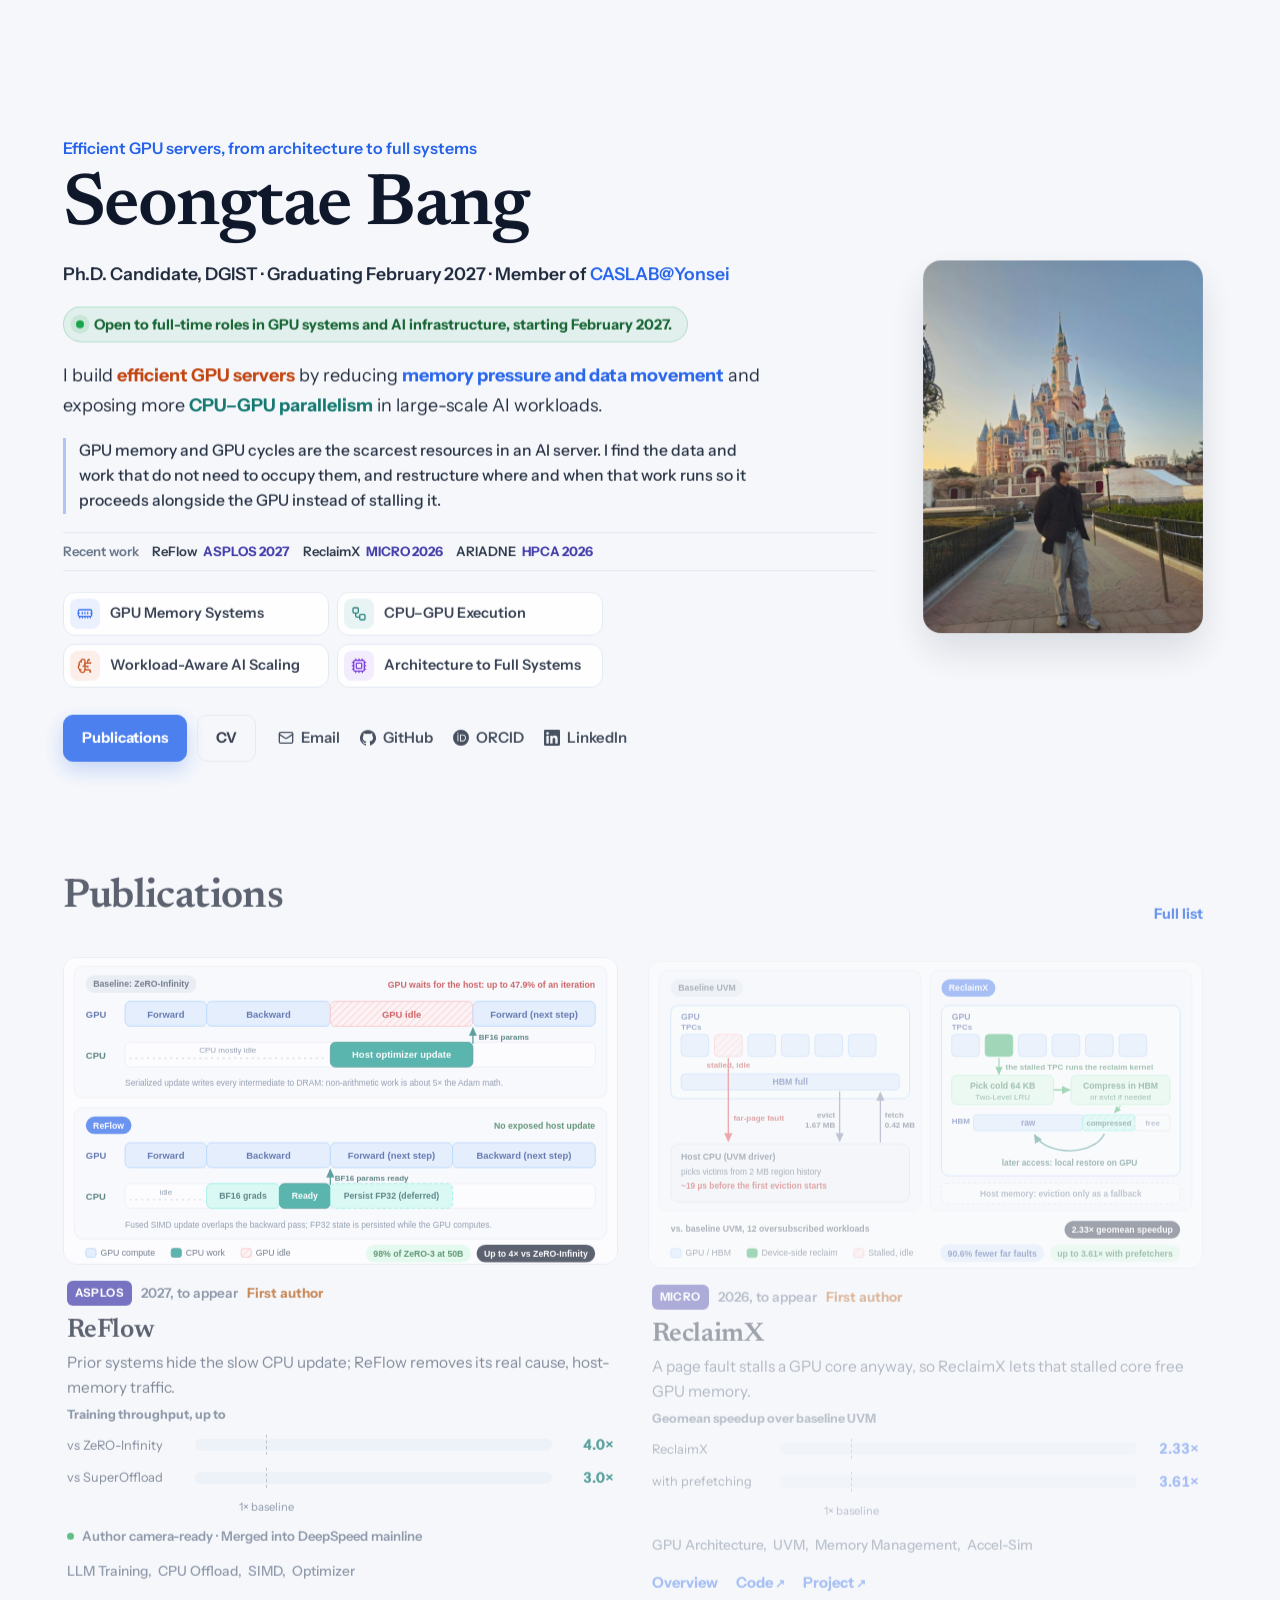
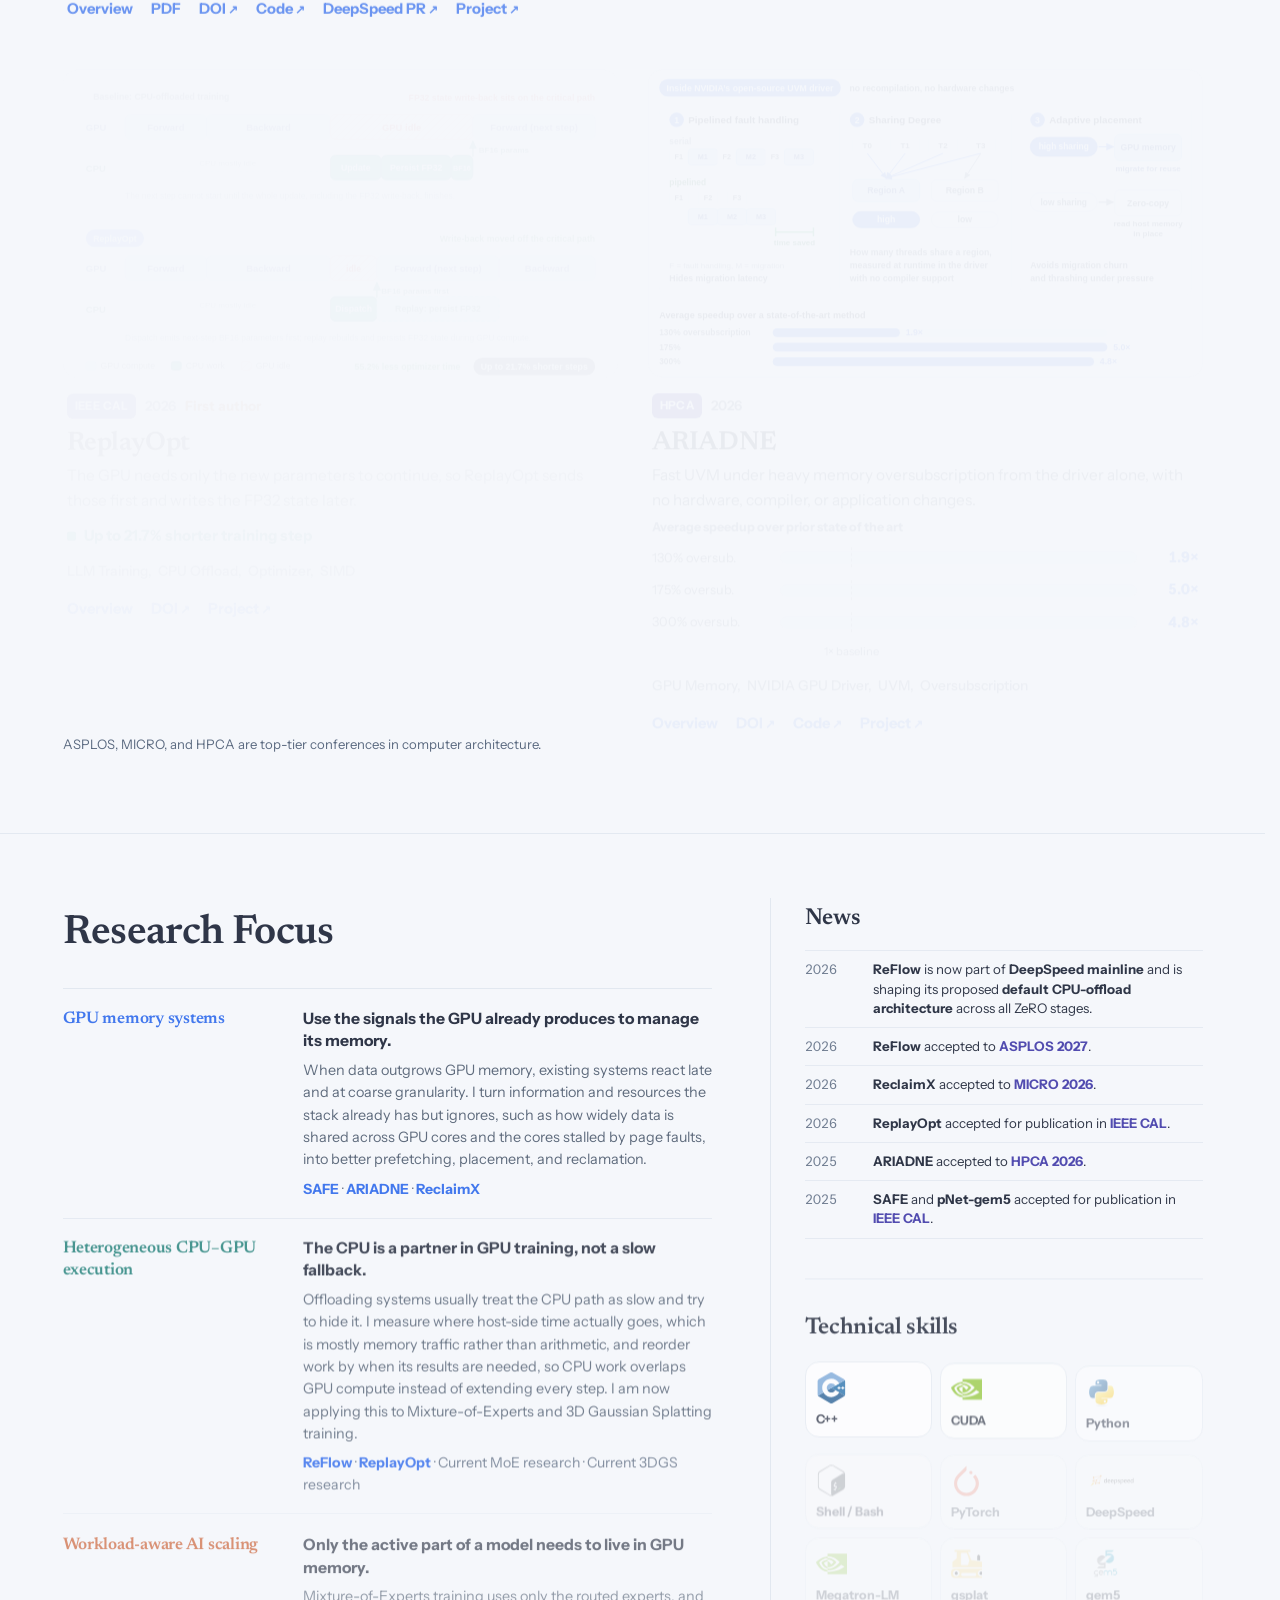
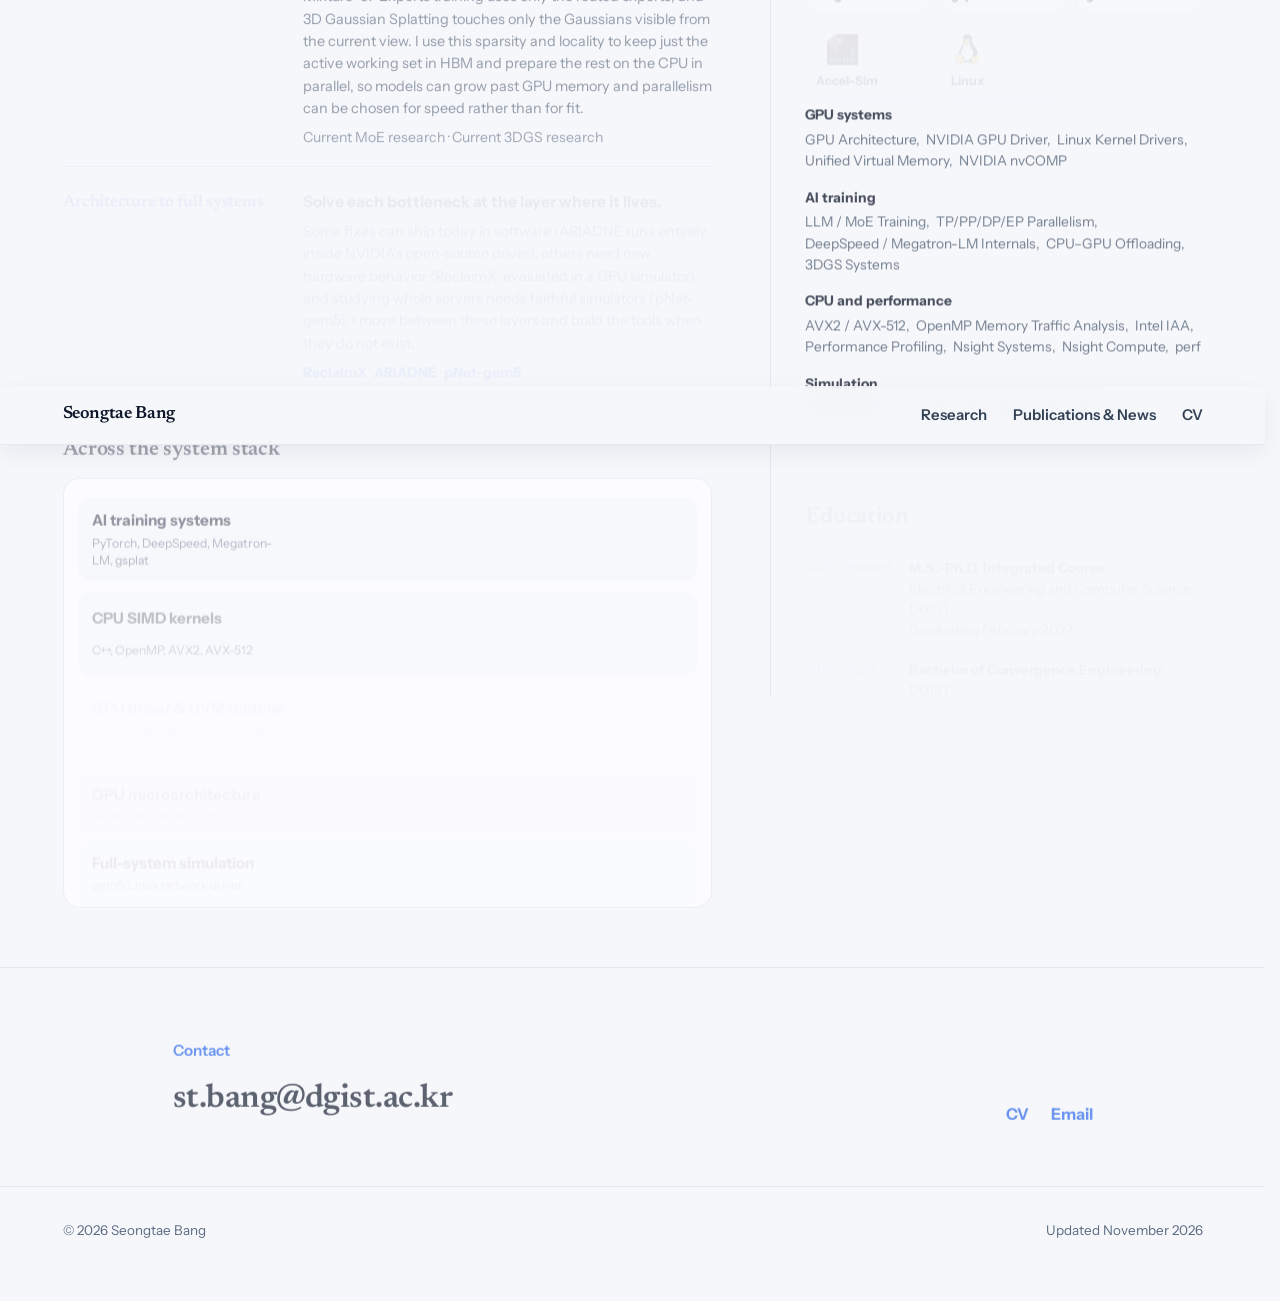
<file: research.html>
<!doctype html>
<html lang="en">
<head>
  <meta charset="utf-8">
  <meta name="viewport" content="width=device-width, initial-scale=1">
  <title>Research | Seongtae Bang</title>
  <meta name="robots" content="noindex">
  <link rel="canonical" href="https://st-bang97.github.io/#research">
  <meta http-equiv="refresh" content="0; url=index.html#research">
  <link rel="stylesheet" href="assets/css/site.css">
</head>
<body>
<main class="container notice">
  <h1>Research moved</h1>
  <p>The research overview is now on the <a href="index.html#research">home page</a>, and the full list is on <a href="publications.html">Publications</a>.</p>
</main>
</body>
</html>
</file>
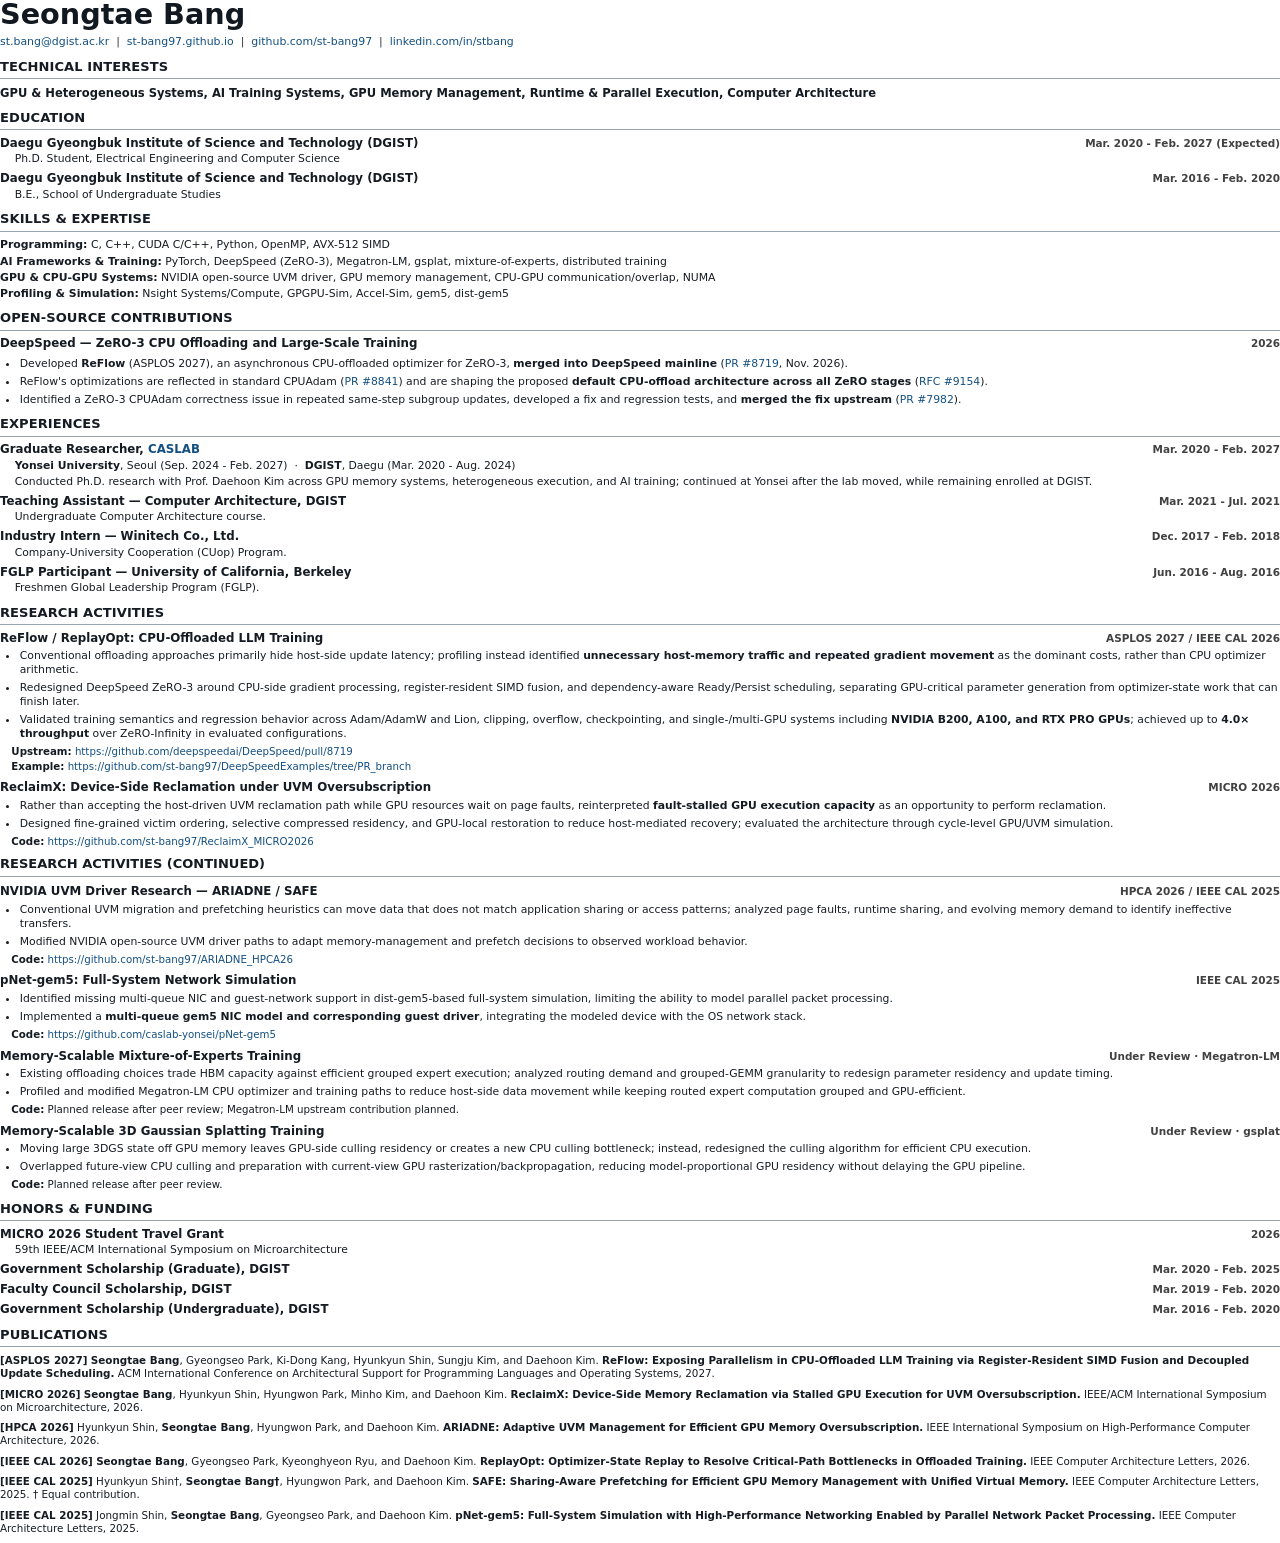
<file: assets/cv/seongtae-bang-cv.html>
<!doctype html><html lang="en"><head><meta charset="utf-8"><title>Seongtae Bang — Curriculum Vitae</title><meta name="viewport" content="width=device-width, initial-scale=1"><style>
@page { size: A4; margin: 12.5mm 14.6mm 11.7mm 14.6mm; }
* { box-sizing: border-box; }
html,body { margin:0; padding:0; }
body { font-family: "DejaVu Sans", "Liberation Sans", sans-serif; font-size: 8.12pt; color:#151b23; line-height:1.28; }
a { color:#134f81; text-decoration:none; }
header { margin-bottom: 7.5pt; }
h1 { font-size:21.5pt; line-height:1; margin:0 0 4.4pt 0; font-weight:700; color:#111820; }
.contact { font-size:8.2pt; color:#32373f; }
section { margin-top:7.1pt; }
h2 { font-size:9.8pt; font-weight:700; border-bottom:0.65px solid #98a5af; padding-bottom:2.3pt; margin:0 0 4.8pt; letter-spacing:0.05pt; }
.interest { font-size:8.65pt; font-weight:600; line-height:1.25; }
.entry { margin:0 0 4.6pt; break-inside:avoid; }
.entryhead { display:flex; justify-content:space-between; gap:6pt; align-items:baseline; }
.entrytitle { font-size:8.85pt; line-height:1.18; font-weight:700; }
.entrydate { flex-shrink:0; font-size:7.85pt; font-weight:600; white-space:nowrap; color:#414141; }
.subline { font-size:8.1pt; padding-left:11pt; margin:1.3pt 0 0; }
.degree,.detail { font-size:8.1pt; margin:1.3pt 0 0; padding-left:11pt; }
.degree { font-style:italic; }
.skillsline { margin:2.0pt 0; font-size:8.15pt; line-height:1.25; }
ul { margin:2.8pt 0 0 0; padding-left:14.5pt; }
li { margin:0 0 3pt; padding-left:.3pt; }
.research { margin-bottom:6.7pt; }
.research li { line-height:1.29; }
.codelinks { padding-left:8.5pt; margin-top:3pt; font-size:7.68pt; line-height:1.25; overflow-wrap:anywhere; }
.codelinks div { margin:1.25pt 0; }
.pub { font-size:7.77pt; line-height:1.27; margin:0 0 5.5pt; break-inside:avoid; }
.split { break-before:page; }
.continued { font-size:9.75pt; font-weight:700; border-bottom:0.65px solid #98a5af; padding-bottom:2.3pt; margin:0 0 6.0pt; }
.note { color:#515965; font-size:7.65pt; font-style:italic; }
</style></head><body>
<header><h1>Seongtae Bang</h1><div class="contact"><a href="mailto:st.bang@dgist.ac.kr">st.bang@dgist.ac.kr</a>  &nbsp;|&nbsp; <a href="https://st-bang97.github.io">st-bang97.github.io</a>  &nbsp;|&nbsp; <a href="https://github.com/st-bang97">github.com/st-bang97</a>  &nbsp;|&nbsp; <a href="https://www.linkedin.com/in/stbang/">linkedin.com/in/stbang</a></div></header>
<section><h2>TECHNICAL INTERESTS</h2><div class="interest">GPU &amp; Heterogeneous Systems, AI Training Systems, GPU Memory Management, Runtime &amp; Parallel Execution, Computer Architecture</div></section>
<section><h2>EDUCATION</h2>
<div class="entry"><div class="entryhead"><div class="entrytitle">Daegu Gyeongbuk Institute of Science and Technology (DGIST)</div><div class="entrydate">Mar. 2020 - Feb. 2027 (Expected)</div></div><div class="detail">Ph.D. Student, Electrical Engineering and Computer Science</div></div>
<div class="entry"><div class="entryhead"><div class="entrytitle">Daegu Gyeongbuk Institute of Science and Technology (DGIST)</div><div class="entrydate">Mar. 2016 - Feb. 2020</div></div><div class="detail">B.E., School of Undergraduate Studies</div></div>
</section>
<section><h2>SKILLS &amp; EXPERTISE</h2>
<div class="skillsline"><b>Programming:</b> C, C++, CUDA C/C++, Python, OpenMP, AVX-512 SIMD</div>
<div class="skillsline"><b>AI Frameworks &amp; Training:</b> PyTorch, DeepSpeed (ZeRO-3), Megatron-LM, gsplat, mixture-of-experts, distributed training</div>
<div class="skillsline"><b>GPU &amp; CPU-GPU Systems:</b> NVIDIA open-source UVM driver, GPU memory management, CPU-GPU communication/overlap, NUMA</div>
<div class="skillsline"><b>Profiling &amp; Simulation:</b> Nsight Systems/Compute, GPGPU-Sim, Accel-Sim, gem5, dist-gem5</div>
</section>
<section><h2>OPEN-SOURCE CONTRIBUTIONS</h2>
<div class="entry"><div class="entryhead"><div class="entrytitle">DeepSpeed — ZeRO-3 CPU Offloading and Large-Scale Training</div><div class="entrydate">2026</div></div></div>
<ul><li>Developed <b>ReFlow</b> (ASPLOS 2027), an asynchronous CPU-offloaded optimizer for ZeRO-3, <b>merged into DeepSpeed mainline</b> (<a href="https://github.com/deepspeedai/DeepSpeed/pull/8719">PR #8719</a>, Nov. 2026).</li>
<li>ReFlow's optimizations are reflected in standard CPUAdam (<a href="https://github.com/deepspeedai/DeepSpeed/pull/8841">PR #8841</a>) and are shaping the proposed <b>default CPU-offload architecture across all ZeRO stages</b> (<a href="https://github.com/deepspeedai/DeepSpeed/issues/9154">RFC #9154</a>).</li>
<li>Identified a ZeRO-3 CPUAdam correctness issue in repeated same-step subgroup updates, developed a fix and regression tests, and <b>merged the fix upstream</b> (<a href="https://github.com/deepspeedai/DeepSpeed/pull/7982">PR #7982</a>).</li></ul></section>
<section><h2>EXPERIENCES</h2>
<div class="entry"><div class="entryhead"><div class="entrytitle">Graduate Researcher, <a href="https://caslab-yonsei.github.io/">CASLAB</a></div><div class="entrydate">Mar. 2020 - Feb. 2027</div></div><div class="subline"><b>Yonsei University</b>, Seoul (Sep. 2024 - Feb. 2027) &nbsp;·&nbsp; <b>DGIST</b>, Daegu (Mar. 2020 - Aug. 2024)</div><div class="detail">Conducted Ph.D. research with Prof. Daehoon Kim across GPU memory systems, heterogeneous execution, and AI training; continued at Yonsei after the lab moved, while remaining enrolled at DGIST.</div></div>
<div class="entry"><div class="entryhead"><div class="entrytitle">Teaching Assistant — Computer Architecture, DGIST</div><div class="entrydate">Mar. 2021 - Jul. 2021</div></div><div class="detail">Undergraduate Computer Architecture course.</div></div>
<div class="entry"><div class="entryhead"><div class="entrytitle">Industry Intern — Winitech Co., Ltd.</div><div class="entrydate">Dec. 2017 - Feb. 2018</div></div><div class="detail">Company-University Cooperation (CUop) Program.</div></div>
<div class="entry"><div class="entryhead"><div class="entrytitle">FGLP Participant — University of California, Berkeley</div><div class="entrydate">Jun. 2016 - Aug. 2016</div></div><div class="detail">Freshmen Global Leadership Program (FGLP).</div></div>
</section><section><h2>RESEARCH ACTIVITIES</h2>
<div class="entry research"><div class="entryhead"><div class="entrytitle">ReFlow / ReplayOpt: CPU-Offloaded LLM Training</div><div class="entrydate">ASPLOS 2027 / IEEE CAL 2026</div></div><ul><li>Conventional offloading approaches primarily hide host-side update latency; profiling instead identified <b>unnecessary host-memory traffic and repeated gradient movement</b> as the dominant costs, rather than CPU optimizer arithmetic.</li><li>Redesigned DeepSpeed ZeRO-3 around CPU-side gradient processing, register-resident SIMD fusion, and dependency-aware Ready/Persist scheduling, separating GPU-critical parameter generation from optimizer-state work that can finish later.</li><li>Validated training semantics and regression behavior across Adam/AdamW and Lion, clipping, overflow, checkpointing, and single-/multi-GPU systems including <b>NVIDIA B200, A100, and RTX PRO GPUs</b>; achieved up to <b>4.0× throughput</b> over ZeRO-Infinity in evaluated configurations.</li></ul><div class="codelinks"><div><b>Upstream:</b> <a href="https://github.com/deepspeedai/DeepSpeed/pull/8719">https://github.com/deepspeedai/DeepSpeed/pull/8719</a></div><div><b>Example:</b> <a href="https://github.com/st-bang97/DeepSpeedExamples/tree/PR_branch">https://github.com/st-bang97/DeepSpeedExamples/tree/PR_branch</a></div></div></div>
<div class="entry research"><div class="entryhead"><div class="entrytitle">ReclaimX: Device-Side Reclamation under UVM Oversubscription</div><div class="entrydate">MICRO 2026</div></div><ul><li>Rather than accepting the host-driven UVM reclamation path while GPU resources wait on page faults, reinterpreted <b>fault-stalled GPU execution capacity</b> as an opportunity to perform reclamation.</li><li>Designed fine-grained victim ordering, selective compressed residency, and GPU-local restoration to reduce host-mediated recovery; evaluated the architecture through cycle-level GPU/UVM simulation.</li></ul><div class="codelinks"><div><b>Code:</b> <a href="https://github.com/st-bang97/ReclaimX_MICRO2026">https://github.com/st-bang97/ReclaimX_MICRO2026</a></div></div></div>
</section>
<div class="split"><div class="continued">RESEARCH ACTIVITIES (CONTINUED)</div>
<div class="entry research"><div class="entryhead"><div class="entrytitle">NVIDIA UVM Driver Research — ARIADNE / SAFE</div><div class="entrydate">HPCA 2026 / IEEE CAL 2025</div></div><ul><li>Conventional UVM migration and prefetching heuristics can move data that does not match application sharing or access patterns; analyzed page faults, runtime sharing, and evolving memory demand to identify ineffective transfers.</li><li>Modified NVIDIA open-source UVM driver paths to adapt memory-management and prefetch decisions to observed workload behavior.</li></ul><div class="codelinks"><div><b>Code:</b> <a href="https://github.com/st-bang97/ARIADNE_HPCA26">https://github.com/st-bang97/ARIADNE_HPCA26</a></div></div></div>
<div class="entry research"><div class="entryhead"><div class="entrytitle">pNet-gem5: Full-System Network Simulation</div><div class="entrydate">IEEE CAL 2025</div></div><ul><li>Identified missing multi-queue NIC and guest-network support in dist-gem5-based full-system simulation, limiting the ability to model parallel packet processing.</li><li>Implemented a <b>multi-queue gem5 NIC model and corresponding guest driver</b>, integrating the modeled device with the OS network stack.</li></ul><div class="codelinks"><div><b>Code:</b> <a href="https://github.com/caslab-yonsei/pNet-gem5">https://github.com/caslab-yonsei/pNet-gem5</a></div></div></div>
<div class="entry research"><div class="entryhead"><div class="entrytitle">Memory-Scalable Mixture-of-Experts Training</div><div class="entrydate">Under Review · Megatron-LM</div></div><ul><li>Existing offloading choices trade HBM capacity against efficient grouped expert execution; analyzed routing demand and grouped-GEMM granularity to redesign parameter residency and update timing.</li><li>Profiled and modified Megatron-LM CPU optimizer and training paths to reduce host-side data movement while keeping routed expert computation grouped and GPU-efficient.</li></ul><div class="codelinks"><div><b>Code:</b> Planned release after peer review; Megatron-LM upstream contribution planned.</div></div></div>
<div class="entry research"><div class="entryhead"><div class="entrytitle">Memory-Scalable 3D Gaussian Splatting Training</div><div class="entrydate">Under Review · gsplat</div></div><ul><li>Moving large 3DGS state off GPU memory leaves GPU-side culling residency or creates a new CPU culling bottleneck; instead, redesigned the culling algorithm for efficient CPU execution.</li><li>Overlapped future-view CPU culling and preparation with current-view GPU rasterization/backpropagation, reducing model-proportional GPU residency without delaying the GPU pipeline.</li></ul><div class="codelinks"><div><b>Code:</b> Planned release after peer review.</div></div></div>
<section><h2>HONORS &amp; FUNDING</h2>
<div class="entry"><div class="entryhead"><div class="entrytitle">MICRO 2026 Student Travel Grant</div><div class="entrydate">2026</div></div><div class="detail">59th IEEE/ACM International Symposium on Microarchitecture</div></div>
<div class="entry"><div class="entryhead"><div class="entrytitle">Government Scholarship (Graduate), DGIST</div><div class="entrydate">Mar. 2020 - Feb. 2025</div></div></div>
<div class="entry"><div class="entryhead"><div class="entrytitle">Faculty Council Scholarship, DGIST</div><div class="entrydate">Mar. 2019 - Feb. 2020</div></div></div>
<div class="entry"><div class="entryhead"><div class="entrytitle">Government Scholarship (Undergraduate), DGIST</div><div class="entrydate">Mar. 2016 - Feb. 2020</div></div></div>
</section>
<section><h2>PUBLICATIONS</h2>
<p class="pub"><b>[ASPLOS 2027]</b> <b>Seongtae Bang</b>, Gyeongseo Park, Ki-Dong Kang, Hyunkyun Shin, Sungju Kim, and Daehoon Kim. <b>ReFlow: Exposing Parallelism in CPU-Offloaded LLM Training via Register-Resident SIMD Fusion and Decoupled Update Scheduling.</b> ACM International Conference on Architectural Support for Programming Languages and Operating Systems, 2027.</p>
<p class="pub"><b>[MICRO 2026]</b> <b>Seongtae Bang</b>, Hyunkyun Shin, Hyungwon Park, Minho Kim, and Daehoon Kim. <b>ReclaimX: Device-Side Memory Reclamation via Stalled GPU Execution for UVM Oversubscription.</b> IEEE/ACM International Symposium on Microarchitecture, 2026.</p>
<p class="pub"><b>[HPCA 2026]</b> Hyunkyun Shin, <b>Seongtae Bang</b>, Hyungwon Park, and Daehoon Kim. <b>ARIADNE: Adaptive UVM Management for Efficient GPU Memory Oversubscription.</b> IEEE International Symposium on High-Performance Computer Architecture, 2026.</p>
<p class="pub"><b>[IEEE CAL 2026]</b> <b>Seongtae Bang</b>, Gyeongseo Park, Kyeonghyeon Ryu, and Daehoon Kim. <b>ReplayOpt: Optimizer-State Replay to Resolve Critical-Path Bottlenecks in Offloaded Training.</b> IEEE Computer Architecture Letters, 2026.</p>
<p class="pub"><b>[IEEE CAL 2025]</b> Hyunkyun Shin†, <b>Seongtae Bang†</b>, Hyungwon Park, and Daehoon Kim. <b>SAFE: Sharing-Aware Prefetching for Efficient GPU Memory Management with Unified Virtual Memory.</b> IEEE Computer Architecture Letters, 2025. † Equal contribution.</p>
<p class="pub"><b>[IEEE CAL 2025]</b> Jongmin Shin, <b>Seongtae Bang</b>, Gyeongseo Park, and Daehoon Kim. <b>pNet-gem5: Full-System Simulation with High-Performance Networking Enabled by Parallel Network Packet Processing.</b> IEEE Computer Architecture Letters, 2025.</p>
</section></div></body></html>
</file>
<file: assets/css/site.css>
/*
 * Seongtae Bang, site styles.
 *
 * Newsreader for headings and Instrument Sans for text, both self-hosted.
 * One color per research thread, used as a marker (chips, charts, stack,
 * paper cards) rather than as decoration.
 */

@font-face { font-family: "Newsreader"; font-style: normal; font-weight: 500; font-display: swap; src: url("../fonts/newsreader-latin-500-normal.woff2") format("woff2"); }
@font-face { font-family: "Newsreader"; font-style: normal; font-weight: 600; font-display: swap; src: url("../fonts/newsreader-latin-600-normal.woff2") format("woff2"); }
@font-face { font-family: "Instrument Sans"; font-style: normal; font-weight: 400; font-display: swap; src: url("../fonts/instrument-sans-latin-400-normal.woff2") format("woff2"); }
@font-face { font-family: "Instrument Sans"; font-style: normal; font-weight: 500; font-display: swap; src: url("../fonts/instrument-sans-latin-500-normal.woff2") format("woff2"); }
@font-face { font-family: "Instrument Sans"; font-style: normal; font-weight: 600; font-display: swap; src: url("../fonts/instrument-sans-latin-600-normal.woff2") format("woff2"); }
@font-face { font-family: "Instrument Sans"; font-style: normal; font-weight: 700; font-display: swap; src: url("../fonts/instrument-sans-latin-700-normal.woff2") format("woff2"); }

:root {
  --bg: #f5f7fb;
  --surface: #ffffff;
  --surface-2: #eef2f8;
  --text: #0f172a;
  --ink-2: #1e293b;
  --muted: #475569;
  --soft: #5b6a80;
  --line: #e2e8f0;
  --line-soft: rgba(226, 232, 240, 0.9);

  --brand: #2563eb;
  --brand-deep: #1d4ed8;
  --brand-rgb: 37, 99, 235;
  --venue: #3730a3;
  --venue-rgb: 55, 48, 163;

  --shadow: 0 1px 2px rgba(15, 23, 42, 0.04), 0 8px 24px rgba(15, 23, 42, 0.05);
  --shadow-lift: 0 2px 6px rgba(15, 23, 42, 0.05), 0 16px 36px rgba(15, 23, 42, 0.08);

  --serif: "Newsreader", "Iowan Old Style", "Palatino Linotype", Palatino, Georgia, serif;
  --sans: "Instrument Sans", ui-sans-serif, -apple-system, BlinkMacSystemFont, "Segoe UI", Roboto, Helvetica, Arial, sans-serif;
  --max: 1140px;
}

/* One color per research area: --tc for text, --tc-fill for bars and pills. */
.t-memory { --tc: #2563eb; --tc-fill: #2563eb; --tc-rgb: 37, 99, 235; }
.t-execution { --tc: #0f766e; --tc-fill: #0d9488; --tc-rgb: 13, 148, 136; }
.t-training { --tc: #c2410c; --tc-fill: #ea580c; --tc-rgb: 234, 88, 12; }
.t-arch { --tc: #6d28d9; --tc-fill: #7c3aed; --tc-rgb: 124, 58, 237; }

*, *::before, *::after { box-sizing: border-box; }
[hidden] { display: none !important; }
html { -webkit-text-size-adjust: 100%; text-size-adjust: 100%; }
body {
  margin: 0;
  background: var(--bg);
  color: var(--text);
  font-family: var(--sans);
  line-height: 1.65;
  -webkit-font-smoothing: antialiased;
}
img { display: block; max-width: 100%; height: auto; }
a { color: var(--brand); text-decoration: none; }
a:hover { color: var(--brand-deep); }
:focus-visible { outline: 2px solid var(--brand); outline-offset: 3px; border-radius: 4px; }
h1, h2, h3 { font-family: var(--serif); font-weight: 600; letter-spacing: -0.015em; }

.container { width: min(100% - 40px, var(--max)); margin-inline: auto; }

.skip {
  position: absolute;
  left: 20px;
  top: -80px;
  z-index: 50;
  padding: 8px 14px;
  border-radius: 999px;
  background: var(--text);
  color: #fff;
}
.skip:focus { top: 12px; color: #fff; }

/* Header ---------------------------------------------------------------- */

.site-header {
  position: sticky;
  top: 0;
  z-index: 30;
  background: rgba(245, 247, 251, 0.86);
  -webkit-backdrop-filter: blur(14px);
  backdrop-filter: blur(14px);
  border-bottom: 1px solid var(--line-soft);
}
.header-inner {
  display: flex;
  align-items: center;
  justify-content: space-between;
  flex-wrap: wrap;
  gap: 6px 24px;
  min-height: 70px;
  transition: min-height 0.18s ease;
}
.site-header { transition: box-shadow 0.2s ease; }
.site-header.is-scrolled { box-shadow: 0 8px 24px rgba(15, 23, 42, 0.06); }
.site-header.is-scrolled .header-inner { min-height: 58px; }
.brand {
  color: var(--text);
  font-family: var(--serif);
  font-size: 1.1rem;
  font-weight: 700;
  letter-spacing: -0.02em;
}
.brand:hover { color: var(--text); }
.site-nav { display: flex; gap: 26px; }
.site-nav a { position: relative; color: #334155; font-size: 0.93rem; font-weight: 600; }
.site-nav a::after {
  content: "";
  position: absolute;
  left: 0;
  right: 100%;
  bottom: -5px;
  height: 1px;
  background: currentColor;
  transition: right 0.18s ease;
}
.site-nav a:hover::after,
.site-nav a[aria-current="page"]::after { right: 0; }
.site-nav a:hover,
.site-nav a[aria-current="page"] { color: var(--brand); }
section[id], .topic-item[id] { scroll-margin-top: 88px; }

/* Hero ------------------------------------------------------------------ */

.hero { position: relative; isolation: isolate; padding: 76px 0 36px; }
.hero-grid {
  display: grid;
  grid-template-columns: minmax(0, 1fr) 280px;
  gap: 48px;
  align-items: center;
}
.eyebrow {
  display: inline-block;
  margin: 0 0 10px;
  color: var(--brand);
  font-size: 1rem;
  font-weight: 600;
}
.hero h1 {
  margin: 0 0 14px;
  font-size: clamp(3rem, 6vw, 4.6rem);
  line-height: 1;
  letter-spacing: -0.02em;
}
.hero-role {
  margin: 0 0 18px;
  color: var(--ink-2);
  font-size: 1.1rem;
  font-weight: 600;
}
.availability {
  display: inline-flex;
  align-items: center;
  gap: 10px;
  margin: 0 0 18px;
  padding: 7px 15px 7px 12px;
  border: 1px solid rgba(22, 163, 74, 0.24);
  border-radius: 999px;
  background: rgba(22, 163, 74, 0.08);
  color: #166534;
  font-size: 0.9rem;
  font-weight: 650;
  line-height: 1.4;
}
.availability-dot {
  flex: none;
  width: 8px;
  height: 8px;
  border-radius: 50%;
  background: #16a34a;
  box-shadow: 0 0 0 4px rgba(22, 163, 74, 0.18);
}
.lead {
  max-width: 40em;
  margin: 0;
  color: var(--ink-2);
  font-size: 1.12rem;
}
.accent-memory { color: #2563eb; font-weight: 650; }
.accent-execution { color: #0f766e; font-weight: 650; }
.accent-training { color: #c2410c; font-weight: 650; }
.intro-note {
  max-width: 690px;
  margin: 18px 0 0;
  padding-left: 13px;
  border-left: 3px solid rgba(var(--brand-rgb), 0.35);
  color: var(--ink-2);
  font-size: 0.98rem;
  font-weight: 500;
  line-height: 1.6;
}
.hero-highlights {
  display: flex;
  flex-wrap: wrap;
  align-items: center;
  gap: 7px 13px;
  margin: 18px 0 0;
  padding: 10px 0;
  border-top: 1px solid var(--line-soft);
  border-bottom: 1px solid var(--line-soft);
  font-size: 0.82rem;
  line-height: 1.35;
}
.hero-highlights-label {
  color: var(--soft);
  font-size: 0.82rem;
  font-weight: 600;
}
.hero-highlights a { color: var(--ink-2); font-weight: 600; }
.hero-highlights a:hover { color: var(--brand); }
.hero-highlights .venue-inline { margin-left: 3px; font-weight: 750; }

.signals {
  display: grid;
  grid-template-columns: repeat(2, minmax(0, 1fr));
  gap: 8px;
  max-width: 540px;
  margin: 20px 0 0;
  padding: 0;
  list-style: none;
}
.signal {
  display: inline-flex;
  align-items: center;
  gap: 10px;
  padding: 6px 12px 6px 6px;
  border: 1px solid var(--line);
  border-radius: 12px;
  background: var(--surface);
  color: var(--ink-2);
  font-size: 0.9rem;
  font-weight: 600;
}
.signal-icon {
  display: grid;
  place-items: center;
  flex: none;
  width: 30px;
  height: 30px;
  border-radius: 8px;
  background: rgba(var(--tc-rgb), 0.1);
  color: var(--tc);
}
.signals > li { display: flex; }
.signals .signal { width: 100%; }
a.signal { transition: border-color 0.2s ease, color 0.2s ease; }
a.signal:hover { border-color: rgba(var(--tc-rgb), 0.45); color: var(--tc); }
.paper-note { margin: 8px 0 0; color: var(--soft); font-size: 0.82rem; font-weight: 600; }
.paper-note::before { content: ""; display: inline-block; width: 7px; height: 7px; margin: 0 8px 1px 0; border-radius: 50%; background: var(--good, #16a34a); }
.signal-icon svg { width: 16px; height: 16px; }
.signal-icon { transition: transform 0.17s ease; }
.signal:hover .signal-icon { transform: scale(1.06); }

.link-row { display: flex; flex-wrap: wrap; align-items: center; gap: 10px 10px; margin-top: 26px; }
.profile-links { display: flex; flex-wrap: wrap; align-items: center; gap: 8px 20px; margin-left: 12px; }
.profile-links a { display: inline-flex; align-items: center; gap: 7px; color: var(--ink-2); font-size: 0.93rem; font-weight: 600; }
.profile-links a:hover { color: var(--brand); }
.profile-links svg { width: 16px; height: 16px; flex: none; }
.button {
  display: inline-flex;
  align-items: center;
  justify-content: center;
  padding: 10px 18px;
  border: 1px solid var(--line);
  border-radius: 10px;
  color: var(--text);
  font-size: 0.92rem;
  font-weight: 700;
  transition: transform 0.15s ease, border-color 0.2s ease, background 0.2s ease;
}
.button:hover { color: var(--brand); border-color: rgba(var(--brand-rgb), 0.35); background: rgba(var(--brand-rgb), 0.04); transform: translateY(-1px); }
.button.primary { background: var(--brand); border-color: var(--brand); color: #fff; box-shadow: 0 8px 20px rgba(var(--brand-rgb), 0.28); }
.button.primary:hover { background: var(--brand-deep); border-color: var(--brand-deep); color: #fff; }

.hero-photo { margin: 0; }
.hero-photo img {
  width: 100%;
  aspect-ratio: 3 / 4;
  object-fit: cover;
  border-radius: 18px;
  background: var(--surface-2);
  box-shadow: 0 18px 40px rgba(15, 23, 42, 0.12);
}

.chart { margin: 0; }
.card .chart { margin: 4px 0 2px; }
.chart figcaption { margin-bottom: 4px; color: var(--soft); font-size: 0.78rem; font-weight: 700; }
.bar-row {
  display: grid;
  grid-template-columns: 7.4rem minmax(0, 1fr) 3.2rem;
  align-items: center;
  gap: 10px;
  margin-top: 8px;
}
.bar-label {
  overflow: hidden;
  color: var(--muted);
  font-size: 0.8rem;
  white-space: nowrap;
  text-overflow: ellipsis;
}
.bar-track {
  position: relative;
  height: 12px;
  border-radius: 999px;
  background: #e9eef6;
}
.bar-track::after {
  content: "";
  position: absolute;
  top: -4px;
  bottom: -4px;
  left: var(--one);
  border-left: 1.5px dashed rgba(15, 23, 42, 0.35);
}
.bar-fill {
  display: block;
  width: var(--w);
  height: 100%;
  border-radius: inherit;
  background: linear-gradient(90deg, rgba(var(--tc-rgb), 0.7), var(--tc-fill));
  animation: bar-grow 1s cubic-bezier(0.2, 0.7, 0.2, 1) 0.15s both;
}
@keyframes bar-grow { from { width: 0; } }
.bar-value {
  color: var(--tc);
  font-size: 0.92rem;
  font-weight: 800;
  font-variant-numeric: tabular-nums;
  text-align: right;
}
.bar-axis { margin-top: 2px; }
.bar-axis .bar-track { height: auto; background: none; }
.bar-axis .bar-track::after { content: none; }
.bar-one {
  display: inline-block;
  margin-left: var(--one);
  transform: translateX(-50%);
  color: var(--soft);
  font-size: 0.7rem;
  white-space: nowrap;
}

/* Sections ---------------------------------------------------------------- */

.section { padding: 64px 0; }
.section + .section { border-top: 1px solid var(--line-soft); }
.section-head {
  display: flex;
  align-items: end;
  justify-content: space-between;
  flex-wrap: wrap;
  gap: 8px 24px;
  margin-bottom: 26px;
}
.section-head h2,
.section-title {
  margin: 0;
  font-size: clamp(2rem, 3.2vw, 2.6rem);
}
.section-head > a { margin-bottom: 4px; font-size: 0.9rem; font-weight: 650; }

/* Paper cards (home) ------------------------------------------------------- */

.cards {
  display: grid;
  grid-template-columns: repeat(2, minmax(0, 1fr));
  gap: 40px 30px;
  align-items: start;
}
.card-figure {
  display: block;
  width: 100%;
  padding: 0;
  overflow: hidden;
  border: 1px solid var(--line);
  border-radius: 14px;
  background: var(--surface);
  cursor: pointer;
  transition: border-color 0.2s ease, box-shadow 0.2s ease;
}
.card-figure:hover,
.card.is-open .card-figure { border-color: rgba(var(--brand-rgb), 0.3); box-shadow: var(--shadow-lift); }
.card-figure img { width: 100%; aspect-ratio: 760 / 420; }
.card-body { padding: 16px 4px 0; }
.card-title { margin: 10px 0 4px; font-size: 1.65rem; line-height: 1.15; }
.card-teaser { margin: 0; color: var(--muted); font-size: 0.96rem; }

.badges { display: flex; flex-wrap: wrap; align-items: center; gap: 6px 9px; }
.venue-badge {
  padding: 3px 8px;
  border-radius: 6px;
  background: var(--venue);
  color: #fff;
  font-size: 0.72rem;
  font-weight: 700;
  letter-spacing: 0.04em;
}
.badge-year { color: var(--soft); font-size: 0.84rem; font-weight: 600; }
.role-badge {
  color: #b45309;
  font-size: 0.84rem;
  font-weight: 700;
}
.key-result {
  display: flex;
  align-items: baseline;
  gap: 8px;
  margin: 10px 0 0;
  color: var(--tc);
  font-size: 0.93rem;
  font-weight: 700;
}
.key-result::before {
  content: "";
  flex: none;
  width: 9px;
  height: 9px;
  border-radius: 2px;
  background: var(--tc-fill);
}
.tags { display: flex; flex-wrap: wrap; gap: 0 6px; margin: 12px 0 0; padding: 0; list-style: none; }
.tags li { color: var(--soft); font-size: 0.86rem; font-weight: 500; }
.tags li:not(:last-child)::after { content: ","; }

.actions {
  display: flex;
  flex-wrap: wrap;
  align-items: center;
  gap: 6px 18px;
  margin-top: 14px;
  font-size: 0.92rem;
  font-weight: 700;
}
.actions a[target="_blank"]::after { content: " ↗"; font-size: 0.8em; }
.cite-toggle {
  padding: 0;
  border: 0;
  background: none;
  color: var(--brand);
  font: inherit;
  cursor: pointer;
}
.cite-toggle::after { content: " +"; }
.cite-toggle[aria-expanded="true"]::after { content: " −"; }
.cite-toggle:hover { color: var(--brand-deep); }
.citation-pending { color: var(--soft); font-weight: 600; }
.cite-panel {
  margin-top: 12px;
  padding: 12px 14px;
  border: 1px solid var(--line);
  border-radius: 12px;
  background: var(--surface-2);
}
.cite-panel pre {
  margin: 0 0 10px;
  overflow-x: auto;
  color: var(--ink-2);
  font: 0.76rem/1.55 ui-monospace, SFMono-Regular, Menlo, Consolas, monospace;
  white-space: pre;
}
.cite-copy {
  padding: 5px 12px;
  border: 1px solid var(--line);
  border-radius: 999px;
  background: var(--surface);
  color: var(--brand);
  font: 700 0.8rem var(--sans);
  cursor: pointer;
}
.cite-copy:hover { border-color: rgba(var(--brand-rgb), 0.35); }
.toggle {
  display: inline-flex;
  align-items: center;
  gap: 7px;
  padding: 0;
  border: 0;
  background: none;
  color: var(--brand);
  font: inherit;
  cursor: pointer;
}
.toggle::after { content: none; }
.toggle:hover { color: var(--brand-deep); }

.overview {
  margin-top: 14px;
  padding: 18px 20px;
  border: 1px solid var(--line);
  border-radius: 16px;
  background: var(--surface);
}
.overview-text { display: grid; gap: 12px; margin: 0; }
.overview-text dt { color: var(--tc, var(--brand)); font-size: 0.86rem; font-weight: 800; }
.overview-text dd { margin: 2px 0 0; color: var(--muted); font-size: 0.93rem; line-height: 1.6; }

/* Research focus + side column --------------------------------------------- */

.home-grid {
  display: grid;
  grid-template-columns: minmax(0, 1.2fr) minmax(340px, 0.8fr);
  gap: 58px;
  align-items: start;
}
.main-col,
.side { min-width: 0; }
.side { padding-left: 34px; border-left: 1px solid var(--line); }

.topic-list { margin-top: 22px; border-top: 1px solid var(--line); }
.topic-item {
  display: grid;
  grid-template-columns: minmax(170px, 220px) minmax(0, 1fr);
  gap: 20px;
  padding: 17px 0;
  border-bottom: 1px solid var(--line);
}
.topic-item h3 { margin: 0; color: var(--tc); font-size: 1.05rem; line-height: 1.35; }
.topic-item p { margin: 0; color: var(--muted); font-size: 0.9rem; line-height: 1.55; }
.research-thesis {
  max-width: 44rem;
  margin: 14px 0 0;
  padding: 2px 0 2px 16px;
  border-left: 3px solid rgba(var(--brand-rgb), 0.45);
  color: var(--ink-2);
  font-family: var(--serif);
  font-size: 1.14rem;
  line-height: 1.55;
}
.topic-item .topic-concept { margin-bottom: 6px; color: var(--text); font-size: 0.98rem; font-weight: 700; line-height: 1.45; }
.topic-item .related-work { margin-top: 8px; color: var(--soft); font-size: 0.88rem; }
.related-work a { color: var(--brand); font-weight: 650; }
.related-work a:hover { text-decoration: underline; text-underline-offset: 3px; }

.stack-title { margin: 36px 0 0; font-size: 1.3rem; }
.stack {
  margin-top: 14px;
  padding: 14px;
  border: 1px solid var(--line);
  border-radius: 16px;
  background: var(--surface);
}
.layers { display: grid; gap: 6px; margin: 0; padding: 0; list-style: none; }
.layer {
  display: grid;
  grid-template-columns: 12.5rem minmax(0, 1fr);
  align-items: center;
  gap: 2px 18px;
  padding: 12px 14px;
  border-radius: 14px;
  background: var(--surface-2);
  background: color-mix(in srgb, var(--brand) calc(var(--depth) * 2.4%), #f3f6fb);
}
.layer-name { font-size: 0.95rem; line-height: 1.35; }
.layer-tools { grid-column: 1; grid-row: 2; color: var(--soft); font-size: 0.76rem; line-height: 1.4; }
.layer-papers { grid-column: 2; grid-row: 1 / span 2; display: flex; flex-wrap: wrap; gap: 6px; }
.pill {
  display: inline-flex;
  align-items: baseline;
  gap: 6px;
  padding: 5px 11px;
  border-radius: 8px;
  background: var(--tc);
  color: #fff;
  font-size: 0.82rem;
  font-weight: 700;
  line-height: 1.3;
}
a.pill:hover { color: #fff; filter: brightness(1.12); }
.pill small { font-size: 0.7rem; font-weight: 600; opacity: 0.85; }
.pill-ongoing {
  padding: 4px 10px;
  border: 1.5px dashed rgba(var(--tc-rgb), 0.6);
  background: var(--surface);
  color: var(--tc);
}

.side-section + .side-section { margin-top: 38px; padding-top: 30px; border-top: 1px solid var(--line); }
.side-title {
  margin: 0 0 12px;
  color: var(--text);
  font-family: var(--serif);
  font-size: 1.45rem;
  font-weight: 600;
}
.publication-page-news .news-stream { max-width: 920px; }
.publication-page-list { margin-top: 64px; }
.news-stream { border-top: 1px solid var(--line); }
.news-row {
  display: grid;
  grid-template-columns: 56px minmax(0, 1fr);
  gap: 12px;
  padding: 9px 0;
  border-bottom: 1px solid var(--line);
  font-size: 0.83rem;
  line-height: 1.45;
}
.news-row p { margin: 0; }
.news-row a { color: inherit; }
.news-row a:hover { color: var(--brand); }
.news-year { color: var(--soft); font-variant-numeric: tabular-nums; }
.venue-inline { color: var(--venue); font-weight: 700; }

.tech-grid { display: grid; grid-template-columns: repeat(3, minmax(0, 1fr)); gap: 8px; }
.tech {
  display: flex;
  flex-direction: column;
  gap: 8px;
  min-width: 0;
  padding: 10px 10px 9px;
  border: 1px solid var(--line);
  border-radius: 14px;
  background: var(--surface);
  font-size: 0.78rem;
  font-weight: 700;
  line-height: 1.25;
}
.tech-logo { display: flex; align-items: center; width: 31px; height: 31px; }
.tech-logo img { width: 100%; height: 100%; object-fit: contain; transition: transform 0.17s ease; }
.tech { transition: border-color 0.18s ease, transform 0.18s ease; }
.tech:hover { border-color: rgba(var(--brand-rgb), 0.35); }
.tech:hover .tech-logo img { transform: scale(1.06); }
.tech-logo-wide { width: 54px; }
.tech-logo-gem5 { width: 38px; height: 38px; margin: -4px 0 -3px; }
.expertise { display: flex; flex-wrap: wrap; gap: 6px; margin-top: 12px; }
.skill-groups { display: grid; gap: 14px; margin-top: 18px; }
.skill-group h3 {
  margin: 0 0 3px;
  color: var(--text);
  font-family: var(--sans);
  font-size: 0.86rem;
  font-weight: 700;
  letter-spacing: 0;
}
.skill-group .expertise { gap: 0 6px; margin-top: 0; }
.expertise span { color: var(--muted); font-size: 0.86rem; line-height: 1.55; }
.expertise span:not(:last-child)::after { content: ","; }

.compact-education > div {
  display: grid;
  grid-template-columns: 92px minmax(0, 1fr);
  gap: 12px;
  padding: 9px 0;
  border-bottom: 1px solid var(--line-soft);
}
.compact-education > div:last-child { border-bottom: 0; }
.compact-education span { color: var(--soft); font-size: 0.78rem; }
.compact-education p { margin: 0; font-size: 0.86rem; line-height: 1.5; }

/* Contact and footer ------------------------------------------------------- */

.compact-width { width: min(100% - 40px, 920px); }
.contact-line { display: flex; align-items: end; justify-content: space-between; gap: 24px; }
.section-kicker {
  color: var(--brand);
  font-size: 0.95rem;
  font-weight: 600;
}
.contact-line h2 { margin: 10px 0 0; font-size: clamp(1.55rem, 3vw, 2.05rem); }
.contact-links { display: flex; flex-wrap: wrap; gap: 8px 22px; font-weight: 650; }
.results-note { margin-top: 12px; color: var(--soft); font-size: 0.82rem; }

.site-footer { border-top: 1px solid var(--line); color: var(--soft); font-size: 0.84rem; }
.footer-inner {
  display: flex;
  flex-wrap: wrap;
  justify-content: space-between;
  gap: 8px 24px;
  padding: 32px 0 44px;
}

/* Publications page ------------------------------------------------------------ */

.page-hero { padding: 64px 0 26px; }
.page-hero h1 { margin: 0; font-size: clamp(2.3rem, 4.4vw, 3.2rem); line-height: 1; }
.page-hero p { max-width: 46em; margin: 12px 0 0; color: var(--muted); }

.pub-year {
  display: grid;
  grid-template-columns: 90px minmax(0, 1fr);
  gap: 24px;
  padding-top: 28px;
  border-top: 1px solid var(--line);
}
.pub-year-label { margin: 0; color: var(--soft); font-size: 1.45rem; line-height: 1.2; }
.pub { padding-bottom: 30px; scroll-margin-top: 92px; }
.pub + .pub { padding-top: 26px; border-top: 1px dashed var(--line); }
.pub-title { margin: 10px 0 6px; font-size: 1.28rem; line-height: 1.35; letter-spacing: -0.015em; }
.pub-title button {
  padding: 0;
  border: 0;
  background: none;
  color: inherit;
  font: inherit;
  letter-spacing: inherit;
  text-align: left;
  cursor: pointer;
  transition: color 0.16s ease;
}
.pub-title button:hover,
.pub.is-target .pub-title button { color: var(--brand); }
.pub .print-only { display: none; }
.pub-authors { margin: 0; color: var(--ink-2); font-size: 0.95rem; }
.pub-authors strong { font-weight: 700; }
.pub-venue { margin: 2px 0 0; color: var(--soft); font-size: 0.92rem; }
.pub-summary { max-width: 52em; margin: 10px 0 0; color: var(--muted); }
.pub-overview {
  display: grid;
  grid-template-columns: minmax(0, 1.15fr) minmax(0, 1fr);
  gap: 20px;
  align-items: start;
}
.pub-figure { display: block; overflow: hidden; border: 1px solid var(--line); border-radius: 14px; background: var(--surface); }
.pub-figure img { width: 100%; aspect-ratio: 760 / 420; }
.footnote { margin: 0; padding: 16px 0 40px; border-top: 1px solid var(--line); color: var(--soft); font-size: 0.86rem; }

.notice { padding: 96px 0; }
.notice h1 { margin: 0; font-size: clamp(2.2rem, 4vw, 3rem); }
.notice p { margin: 12px 0 0; color: var(--muted); }

/* Paper overview window ------------------------------------------------------ */

html { scrollbar-gutter: stable; }
html.pd-lock { overflow: hidden; }
.pd {
  width: min(1000px, calc(100vw - 40px));
  max-width: none;
  max-height: calc(100vh - 40px);
  max-height: calc(100dvh - 40px);
  padding: 0;
  overflow: hidden;
  border: 0;
  border-radius: 26px;
  background: var(--surface);
  color: var(--text);
  box-shadow: 0 40px 90px rgba(15, 23, 42, 0.3);
}
.pd::backdrop { background: rgba(15, 23, 42, 0.45); -webkit-backdrop-filter: blur(3px); backdrop-filter: blur(3px); }
.pd-shell {
  position: relative;
  display: flex;
  flex-direction: column;
  max-height: calc(100vh - 40px);
  max-height: calc(100dvh - 40px);
}
.pd-scroll { flex: 1 1 auto; min-height: 0; overflow-y: auto; overscroll-behavior: contain; padding: 30px 34px 28px; }
.pd-close {
  position: absolute;
  top: 14px;
  right: 14px;
  z-index: 2;
  width: 40px;
  height: 40px;
  border: 1px solid var(--line);
  border-radius: 50%;
  background: var(--surface);
  cursor: pointer;
  transition: transform 0.15s ease, border-color 0.2s ease;
}
.pd-close::before,
.pd-close::after {
  content: "";
  position: absolute;
  top: 50%;
  left: 50%;
  width: 15px;
  height: 2px;
  border-radius: 2px;
  background: var(--text);
  transform: translate(-50%, -50%) rotate(45deg);
}
.pd-close::after { transform: translate(-50%, -50%) rotate(-45deg); }
.pd-close:hover { border-color: rgba(var(--brand-rgb), 0.35); transform: rotate(90deg); }
.pd-head { padding-right: 48px; }
.pd-title { margin: 12px 0 2px; font-size: clamp(2rem, 3.6vw, 2.7rem); line-height: 1.05; }
.pd-fulltitle { margin: 0; color: var(--ink-2); font-family: var(--serif); font-size: 1.08rem; line-height: 1.4; letter-spacing: -0.01em; }
.pd-authors { margin: 8px 0 0; color: var(--muted); font-size: 0.9rem; }
.pd-authors strong { color: var(--text); }
.pd-figure {
  position: relative;
  display: block;
  margin-top: 22px;
  overflow: hidden;
  border: 1px solid var(--line);
  border-radius: 18px;
  background: #f7f8fa;
}
.pd-figure img { width: 100%; aspect-ratio: 760 / 420; }
.pd-zoom {
  position: absolute;
  top: 12px;
  right: 12px;
  padding: 5px 11px;
  border: 1px solid var(--line);
  border-radius: 999px;
  background: rgba(255, 253, 250, 0.94);
  color: var(--brand);
  font-size: 0.76rem;
  font-weight: 700;
  opacity: 0;
  transition: opacity 0.2s ease;
}
.pd-figure:hover .pd-zoom,
.pd-figure:focus-visible .pd-zoom { opacity: 1; }
@media (hover: none) { .pd-zoom { opacity: 1; } }

.pd-flow { margin: 18px 0 0; padding: 0; list-style: none; counter-reset: step; }
.pd-flow.pd-flow-next { margin-top: 10px; counter-reset: none; }
.pd-fig { margin: 22px 0 0; }
.pd-fig .pd-figure { margin-top: 0; }
.pd-fig + .pd-flow { margin-top: 12px; }
.pd-figcap {
  margin: 0 0 8px;
  color: var(--text);
  font-family: var(--serif);
  font-size: 1.2rem;
  font-weight: 600;
}
.pd-step {
  display: grid;
  grid-template-columns: 7.8rem minmax(0, 1fr);
  gap: 18px;
  padding: 14px 0;
  border-top: 1px solid var(--line-soft);
}
.pd-lead { max-width: 46rem; margin: 6px 0 10px; color: var(--ink-2); font-size: 1.06rem; font-weight: 600; line-height: 1.5; }
.pd-step-label { display: flex; align-items: flex-start; gap: 10px; color: var(--tc); font-size: 0.84rem; font-weight: 800; line-height: 24px; }
.pd-step-label::before {
  counter-increment: step;
  content: counter(step);
  display: grid;
  place-items: center;
  flex: none;
  width: 24px;
  height: 24px;
  border-radius: 50%;
  background: rgba(var(--tc-rgb), 0.12);
  font-size: 0.74rem;
}
.pd-step p { margin: 0; color: var(--muted); font-size: 0.96rem; line-height: 1.65; }
.pd-step p strong { color: var(--tc); font-weight: 800; }
.pd-step.is-prior .pd-step-label { color: var(--soft); }
.pd-step.is-prior .pd-step-label::before { background: var(--surface-2); }
.pd-step.is-key {
  margin: 4px -14px;
  padding: 14px;
  border-top: 0;
  border-radius: 16px;
  background: rgba(var(--tc-rgb), 0.08);
  box-shadow: inset 3px 0 0 var(--tc-fill);
}
.pd-step.is-key p { color: var(--ink-2); font-weight: 600; }
.pd-step.is-key + .pd-step { border-top: 0; }
.pd-step.is-result p { color: var(--ink-2); }
.pd-bottom {
  display: grid;
  grid-template-columns: minmax(0, 1fr) minmax(0, 1fr);
  gap: 24px;
  align-items: start;
  margin-top: 18px;
}
.pd-bottom .chart { padding: 16px 18px 12px; border: 1px solid var(--line); border-radius: 16px; }
.pd-key { margin: 0; padding: 14px 16px; border: 1px solid var(--line); border-radius: 16px; }
.pd-meta .tags { margin-top: 0; }
.pd-nav {
  display: flex;
  align-items: center;
  justify-content: space-between;
  gap: 12px;
  padding: 12px 18px;
  border-top: 1px solid var(--line);
  background: var(--surface-2);
}
.pd-nav button {
  display: inline-flex;
  align-items: center;
  gap: 8px;
  max-width: 45%;
  padding: 8px 14px;
  border: 1px solid var(--line);
  border-radius: 999px;
  background: var(--surface);
  color: var(--text);
  font: inherit;
  font-size: 0.88rem;
  font-weight: 700;
  cursor: pointer;
  transition: border-color 0.2s ease, transform 0.15s ease;
}
.pd-nav button:hover { border-color: rgba(var(--brand-rgb), 0.35); color: var(--brand); transform: translateY(-1px); }
.pd-name { overflow: hidden; text-overflow: ellipsis; white-space: nowrap; }
.pd-count { color: var(--soft); font-size: 0.82rem; font-variant-numeric: tabular-nums; }

/* Motion ------------------------------------------------------------------------- */

@keyframes rise { from { opacity: 0; transform: translateY(14px); } }
@keyframes rise-photo { from { opacity: 0; transform: translateY(10px) scale(0.97); } }
@keyframes pd-in { from { opacity: 0; transform: translateY(18px) scale(0.985); } }
@keyframes pd-out { to { opacity: 0; transform: translateY(10px) scale(0.99); } }
@keyframes fade-in { from { opacity: 0; } }
@keyframes fade-out { to { opacity: 0; } }
@keyframes pop { from { opacity: 0; transform: scale(0.9); } }
@keyframes available { 50% { box-shadow: 0 0 0 7px rgba(22, 163, 74, 0.05); } }

@media (prefers-reduced-motion: no-preference) {
  /* Hero: one staggered entrance on load. */
  .hero-grid > div > * { animation: rise 0.7s cubic-bezier(0.2, 0.7, 0.2, 1) both; }
  .hero-grid > div > :nth-child(2) { animation-delay: 0.06s; }
  .hero-grid > div > :nth-child(3) { animation-delay: 0.12s; }
  .hero-grid > div > :nth-child(4) { animation-delay: 0.18s; }
  .hero-grid > div > :nth-child(5) { animation-delay: 0.24s; }
  .hero-grid > div > :nth-child(6) { animation-delay: 0.3s; }
  .hero-grid > div > :nth-child(7) { animation-delay: 0.36s; }
  .hero-grid > div > :nth-child(8) { animation-delay: 0.42s; }
  .hero-grid > div > :nth-child(9) { animation-delay: 0.48s; }
  .availability-dot { animation: available 2.4s ease-in-out infinite; }
  .hero-photo { animation: rise-photo 0.8s cubic-bezier(0.2, 0.7, 0.2, 1) 0.18s both; }
  .card .chart-go .bar-fill { animation-delay: 0.15s; }
  .chart-wait .bar-fill { width: 0; animation: none; }

  /* Everything below the first screen fades up as it scrolls into view. */
  .motion-ready .reveal {
    opacity: 0;
    transform: translateY(14px);
    transition: opacity 0.55s cubic-bezier(0.2, 0.7, 0.2, 1), transform 0.55s cubic-bezier(0.2, 0.7, 0.2, 1);
    transition-delay: var(--delay, 0ms);
  }
  .motion-ready .reveal.is-in { opacity: 1; transform: none; }
  .motion-ready .layer.reveal .pill { opacity: 0; }
  .motion-ready .layer.reveal.is-in .pill { opacity: 1; animation: pop 0.35s cubic-bezier(0.2, 0.7, 0.2, 1) both; animation-delay: calc(var(--delay, 0ms) + 0.2s); }
  .motion-ready .layer.reveal.is-in .pill:nth-child(2) { animation-delay: calc(var(--delay, 0ms) + 0.26s); }
  .motion-ready .layer.reveal.is-in .pill:nth-child(3) { animation-delay: calc(var(--delay, 0ms) + 0.32s); }
  .motion-ready .layer.reveal.is-in .pill:nth-child(4) { animation-delay: calc(var(--delay, 0ms) + 0.38s); }

  /* Overview window. */
  .pd[open] { animation: pd-in 0.28s cubic-bezier(0.2, 0.7, 0.2, 1); }
  .pd[open]::backdrop { animation: fade-in 0.28s ease; }
  .pd.is-closing { animation: pd-out 0.17s ease forwards; }
  .pd.is-closing::backdrop { animation: fade-out 0.17s ease forwards; }
  .pd-content .pd-figure { animation: rise 0.5s cubic-bezier(0.2, 0.7, 0.2, 1) 0.06s both; }
  .pd-content .pd-step { animation: rise 0.5s cubic-bezier(0.2, 0.7, 0.2, 1) 0.12s both; }
  .pd-content .pd-step:nth-child(2) { animation-delay: 0.18s; }
  .pd-content .pd-step:nth-child(3) { animation-delay: 0.24s; }
  .pd-content .pd-step:nth-child(4) { animation-delay: 0.3s; }
  .pd .bar-fill { animation-delay: 0.3s; }
}

/* Narrow screens ----------------------------------------------------------------- */

@media (max-width: 1080px) {
  .home-grid { grid-template-columns: minmax(0, 1.18fr) minmax(320px, 0.82fr); gap: 46px; }
  .side { padding-left: 30px; }
}

@media (max-width: 1000px) {
  .home-grid { grid-template-columns: 1fr; }
  .side { padding: 36px 0 0; border-left: 0; border-top: 1px solid var(--line); }
}

@media (max-width: 760px) {
  .site-header { position: static; }
  .header-inner { padding: 12px 0; min-height: 0; }
  .site-nav { gap: 20px; }
  section[id], .topic-item[id] { scroll-margin-top: 12px; }

  .hero { padding: 40px 0 24px; }
  .hero-grid { grid-template-columns: 1fr; gap: 28px; }
  .hero-photo { order: -1; width: 100%; max-width: none; }
  .profile-links { width: 100%; margin: 6px 0 0; gap: 10px 20px; }
  .hero-photo img { aspect-ratio: 4 / 5; object-position: 50% 100%; border-radius: 20px; }
  .lead { font-size: 1.05rem; }
  .availability { display: flex; align-items: flex-start; border-radius: 14px; font-size: 0.86rem; }
  .availability-dot { margin-top: 6px; }
  .intro-note { padding-left: 11px; }
  .hero-highlights { align-items: flex-start; gap: 7px 11px; }
  .hero-highlights-label { flex-basis: 100%; }
  .signals { display: grid; grid-template-columns: 1fr 1fr; gap: 8px; }
  .signal { width: 100%; border-radius: 14px; line-height: 1.25; padding: 5px 8px 5px 5px; font-size: 0.8rem; }

  .cards { grid-template-columns: 1fr; gap: 36px; }
  .topic-item { grid-template-columns: 1fr; gap: 6px; }
  .layer { grid-template-columns: 1fr; }
  .layer-tools,
  .layer-papers { grid-column: auto; grid-row: auto; }
  .layer-papers { margin-top: 6px; }
  .contact-line { flex-direction: column; align-items: flex-start; }

  .pub-year { grid-template-columns: 1fr; gap: 6px; }
  .pub-overview { grid-template-columns: 1fr; }
  .pub { scroll-margin-top: 12px; }

  .pd,
  .pd-shell { width: 100vw; height: 100vh; height: 100dvh; max-height: none; }
  .pd { margin: 0; border-radius: 0; }
  .pd-scroll { padding: 22px 18px 24px; }
  .pd-close { top: 10px; right: 10px; }
  .pd-step { grid-template-columns: 1fr; gap: 6px; }
  .pd-zoom { right: 8px; bottom: 8px; padding: 3px 8px; font-size: 0.68rem; }
  .pd-bottom { grid-template-columns: 1fr; }
  .pd-nav { padding: 10px 12px calc(10px + env(safe-area-inset-bottom, 0px)); }
}

@media (prefers-reduced-motion: reduce) {
  .bar-fill { animation: none; }
  *, *::before, *::after { transition-duration: 0.01ms !important; }
}

@media print {
  .site-header, .actions, .skip, .pd { display: none; }
  .pub .print-only { display: grid; }
  .reveal { opacity: 1 !important; transform: none !important; }
}
</file>
